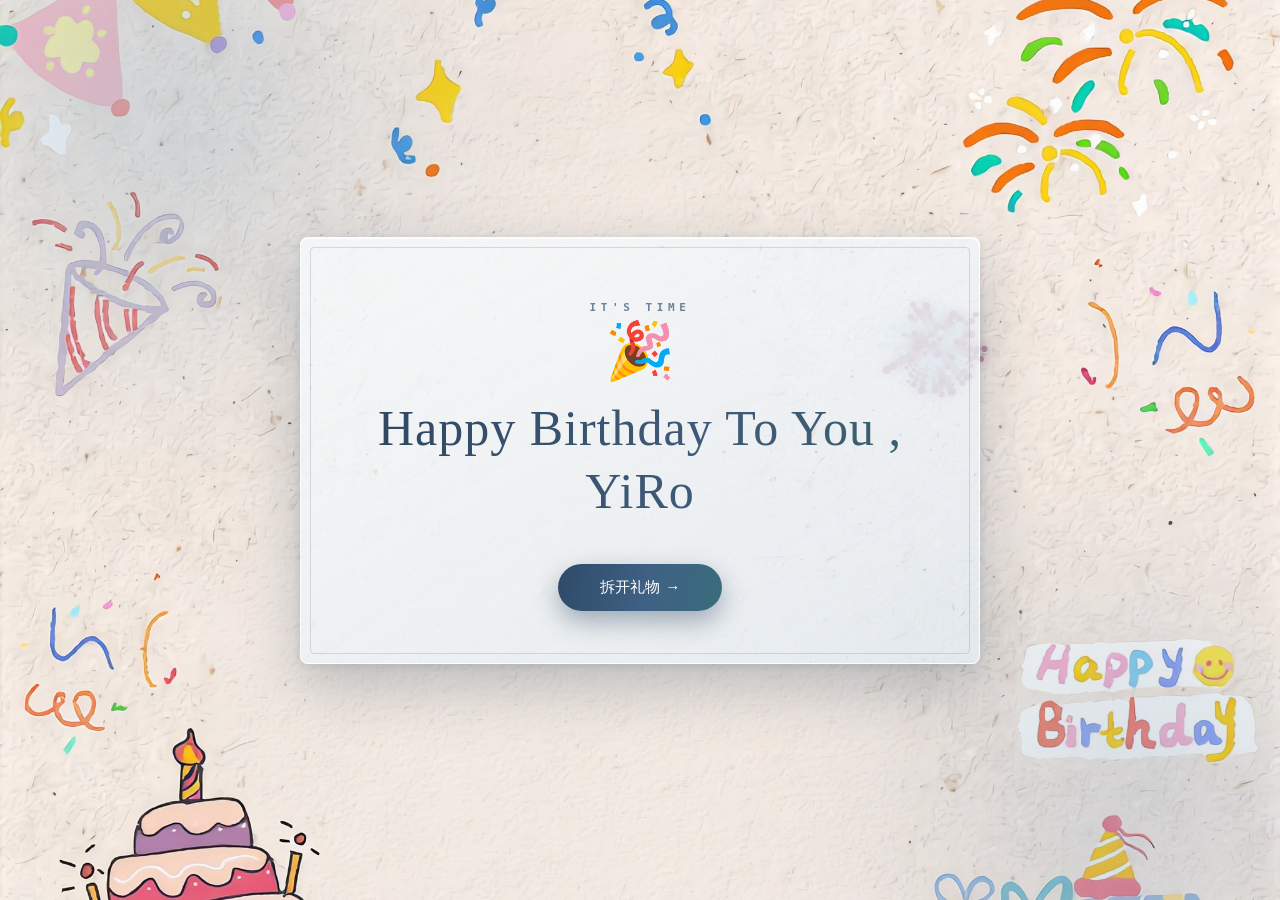
<file: index.html>
<!DOCTYPE html>
<html lang="zh-CN">
<head>
<meta charset="UTF-8">
<meta name="viewport" content="width=device-width, initial-scale=1.0">
<title>For YiRo · 生日快乐</title>
<style>
*{margin:0;padding:0;box-sizing:border-box}
html,body{height:100%;overflow:hidden}
body{font-family:"PingFang SC","Microsoft YaHei",sans-serif;background:#f3e9d6 url('photos/collage-bg-clean.jpg') center/cover no-repeat fixed;color:#F3F1FF}

/* ---------- 全屏内容区 ---------- */
.stage{position:relative;width:100vw;height:100vh;background:#f3e9d6 url('photos/collage-bg-clean.jpg') center/cover no-repeat}
.stage iframe{position:absolute;inset:0;width:100%;height:100%;border:0;background:#f3e9d6 url('photos/collage-bg-clean.jpg') center/cover no-repeat;
  opacity:0;transform:scale(1.015);
  transition:opacity .55s ease,transform .7s ease}
.stage iframe.show{opacity:1;transform:scale(1)}
</style>
</head>
<body>
<div class="stage" id="stage">
  <iframe id="frame" title="环节内容" allow="autoplay; microphone; fullscreen"></iframe>
</div>
<!-- 背景音乐由外壳持有：主页点播放后，切换环节时歌声不中断；单曲播完自然停止，不循环 -->
<audio id="bgm" src="assets/dear-friend.mp3" preload="auto" playsinline></audio>

<script>
const PAGES={"countdown":"[base64]/[base64]/lhYvliLbvvIzlsI/[base64]/[base64]/[base64]/[base64]/[base64]/[base64]/kuIDog4zmma/[base64]/[base64]/[base64]/[base64]/[base64]/kvr/[base64]/[base64]/[base64]/vvJrpm77ok50gLyDngbDok50gLyDpnZLngbAgLyDol5XntKsgLyDpm77nmb0gLyDmt6Hph5EgLyDmn5TnsokgLyDkuq7ok50gLyDmn5TpnZINCiAgICAvLyDmr4/mnLXpmo/mnLrmir0gMyDoibLmt7fmkK3vvIzpopzoibLmm7TkuLDlr4zkvYbku43mmK/[base64]/[base64]/mmI7mi5blsL7vvJrlj6rmk6bpmaTnspLlrZDoh6rouqvnmoTpgI/mmI7luqbvvIzkv53mjIHnlLvluIPpgI/mmI7vvIzpnLLlh7rog4zmma/[base64]/[base64]/lsJHliqjmlYjlgY/[base64]/[base64]/[base64]/[base64]/kuIDlhaXlj6PvvIzosIPnlKjlpJrmrKHkuZ/lj6rnlJ/[base64]/[base64]/[base64]/lj6/[base64]/[base64]/mnJvmta7njrDihpLoh6rliqjov5vlhaXkuLvpobXvvIjmlbTlkIjpobXlhoXvvIkNCi8vIOeLrOeri+aJk+W8gOaXtuS/[base64]","home":"[base64]/mmI7kurrnianotLTnurjvvIjoh6rluKbnmb3ovrkv5bi95a2QL+ibi+ezle+8ie+8jOW3puWNiuWMuuato+S4reW/[base64]/[base64]/mmI7njrvnkoPvvIjpgI/lh7rog4zmma/[base64]/[base64]/[base64]/kvY3np7vmlLblsI/vvIzpgb/lhY3llLHmnLrooqvmjKTlh7rlsY/[base64]/[base64]/[base64]/c3RvcCgpOnN0YXJ0KCkpOwpkb2N1bWVudC5nZXRFbGVtZW50QnlJZCgndmlueWwnKS5hZGRFdmVudExpc3RlbmVyKCdjbGljaycsKCk9PnBsYXlpbmc/c3RvcCgpOnN0YXJ0KCkpOwo8L3NjcmlwdD4KPC9ib2R5Pgo8L2h0bWw+Cg==","gacha":"[base64]/[base64]/[base64]/[base64]/[base64]/[base64]/[base64]/[base64]/[base64]/[base64]/lnKjlk6rph4zlkIPnmoTvvJ8iLCBvcHRzOlsi5Lic6I6eIiwi5L2b5bGxIiwi5bm/5beeIl0sIGFuczoxLCBmaWxsOiIiIH0sDQogIHsgcToi5L2g5Zyo5Yid5LqM57uZIGNreCDpgIHkuobku4DkuYjnlJ/[base64]/niLHmg4UiLCLniLHov4fkvaDov5nku7bkuosiXSwgYW5zOjEsIGZpbGw6IiIgfSwNCiAgeyBxOiLkvaDop4nlvpcgY2t4IOS6uuaAjuS5iOagt++8nyIsIG9wdHM6WyLlvojlpb0iLCLnibnliKvlpb0iLCLlpb3liLDml6Dlj6/mlZHoja8iXSwgYW5zOjIsIGZpbGw6IiIgfSwNCiAgeyBxOiLlv4PmhL/[base64]/[base64]/[base64]/[base64]/[base64]/[base64]/[base64]/Jyc6J25vbmUnOw0KICAgIGRvY3VtZW50LnF1ZXJ5U2VsZWN0b3JBbGwoJy5zcGFyaycpLmZvckVhY2gocz0+cy5yZW1vdmUoKSk7DQogICAgY29uc3QgaWNvbnM9WyfirZAnLCfwn5KXJywn4pyoJywn8J+MnycsJ/[base64]/[base64]/[base64]","letter":"[base64]/kuIDlubTlhqzlpKnvvIzkuI3nn6XkuI3op4nmiJHku6zlt7Lnu4/orqTor4blha3lubTkuobvvIzmg7Pmg7PnnJ/nmoTlvojlpYflppnvvIznvJjliIborqnmiJHku6zkuIDnm7Tkv53mjIHogZTnu5PjgIIiLAogICLku4rlpKnmmK/kvaDnmoTnlJ/ml6XvvIzkvaDmnIDlpKfvvIzkuIDliIfpg73pobrnnYDkvaDmnaXjgILvvIjmmI7lpKnlho3orq7vvIkiLAogICLlhbblrp7mnInlpb3lpJror53mg7Plr7nkvaDor7TvvIzkvYbnnJ/lvIDlp4vmiZPlrZfnmoTml7blgJnlj43lgJLkuI3nn6XpgZPmgI7kuYjlvIDlj6Pkuoblk4jlk4jjgILmiYDku6XmiJHku6znu53kuqTlkKfvvIzml6Dor53lj6/or7TjgIIiLAogICLmiJHkuIDnm7Top4nlvpfkurrmnInml6DpmZDlj6/og73igJzlj6/og73mgKfmmK/ml6DpmZDvvIznnLznnZvmmK/kuIfoirHnrZLigJ3jgILmiJHku6zlpb3lg4/pg73mmK/lnKjmspnkuJjph4znp43kuIvojInojonvvIzmhaLmhaLlkJHlhoXmiY7moLnvvIzlho3lkJHlpJbnu73mlL7jgIIiLAogICLmiJHlvojnj43mg5zmr4/kuIDmrKHlkozkvaDku6zop4HpnaLvvIznjqnlrozlm57mnaXnv7vnhafniYfnmoTml7blgJnmgLvkvJrmhJ/lj7nvvIzml7bpl7Tov4flvpfkuZ/lpKrlv6vkuobjgIIiLAogICLmiJHku6zlpb3lg4/op4HpnaLnu4/luLjkvJrpgYfliLDlkITnp43mhI/mlpnkuYvlpJbnmoTnirblhrXvvIzkvYblpb3lnKjmiJHku6zpg73lj6/ku6XnrJHnnYDkuIDotbfpnaLlr7njgILov5nlpKfmpoLlsLHmmK/lpb3mnIvlj4vlkKfvvIzkuI3nlKjpopHnuYHogYrlpKnvvIzlj6/lj6ropoHnorDpnaLvvIzlsLHog73nrKzkuIDml7bpl7Tor7vmh4Llr7nmlrnjgIIiLAogICLkurrnlJ/ot6/kuIrmiJHku6zmgLvkvJrlpLHljrvlvojlpJrkuJzopb/vvIzmnInnmoTmmK/kuLvliqjmlL7kuIvvvIzmnInnmoTouqvkuI3nlLHlt7HvvIzkvYbov5nlhajpg6jpg73mmK/miJHku6znmoTnu4/ljobvvIzpg73mmK/miJHku6zkurrnlJ/nmoTkuIDpg6jliIbvvIzkuZ/mmK/lroPku6zmnaXloZHpgKDmiJHku6zvvIzlsI/mu6HlsLHlvojlpb3jgIIiLAogICLmnIDlkI7npZ3kvaDnlJ/[base64]/oirHvvJrnp7vmpI3ng5/oirHpobUgQ2FudmFzLmpzIOWGmeazle+8iOmHjeWKmy/[base64]/77ya6Zu+6JOdL+eBsOiTnS/pnZLngbAv6JeV57SrL+mbvueZvS/mt6Hph5Ev5p+U57KJL+S6ruiTnS/mn5TpnZLvvIzmr4/mnLXpmo/[base64]/[base64]/[base64]/[base64]","photos":"[base64]/[base64]/hzwvc3Bhbj48c3Bhbj7lt7LmmK/[base64]/MTooaSUxMT09PTY/[base64]/[base64]/[base64]","finale":"[base64]"};
const frame=document.getElementById('frame');
let cur=null, busy=false;

function decode(b64){
  const bin=atob(b64), bytes=new Uint8Array(bin.length);
  for(let i=0;i<bin.length;i++)bytes[i]=bin.charCodeAt(i);
  return new TextDecoder('utf-8').decode(bytes);
}

// 剧情自动流转：淡出 → 换新页 → 淡入
function go(key){
  if(!PAGES[key]||key===cur||busy)return;
  busy=true; cur=key;
  frame.classList.remove('show');
  setTimeout(()=>{
    // onload 必须在 srcdoc 赋值之前绑定，否则可能错过 load 事件导致 busy 卡死
    frame.onload=()=>{ frame.classList.add('show'); setTimeout(()=>{busy=false},260); };
    frame.srcdoc=decode(PAGES[key]);
    // 兜底：万一 load 未触发，也要解锁
    setTimeout(()=>{ frame.classList.add('show'); busy=false; },1600);
  },560);
}

// 背景音乐：主页发起，外壳持有 audio，切页时不断；不循环，播完即止
const bgm=document.getElementById('bgm');
function playBgm(){
  const p=bgm.play();
  if(p&&p.catch)p.catch(()=>{
    // 浏览器未授予自动播放权限时，先静音起播再解除静音
    bgm.muted=true;
    const q=bgm.play();
    if(q&&q.then)q.then(()=>{bgm.muted=false}).catch(()=>{});
  });
}

// 各环节在动作完成后主动上报，外壳据此推进剧情
addEventListener('message',e=>{
  const d=e.data;
  if(d&&d.type==='wb-audio'){
    if(d.action==='play')playBgm();
    else if(d.action==='pause')bgm.pause();
    return;
  }
  if(d&&d.type==='wb-goto'&&PAGES[d.key]) go(d.key);
});

// 固定从倒计时开场，保证整条剧情每次完整播放
go('countdown');
</script>
</body>
</html>
</file>
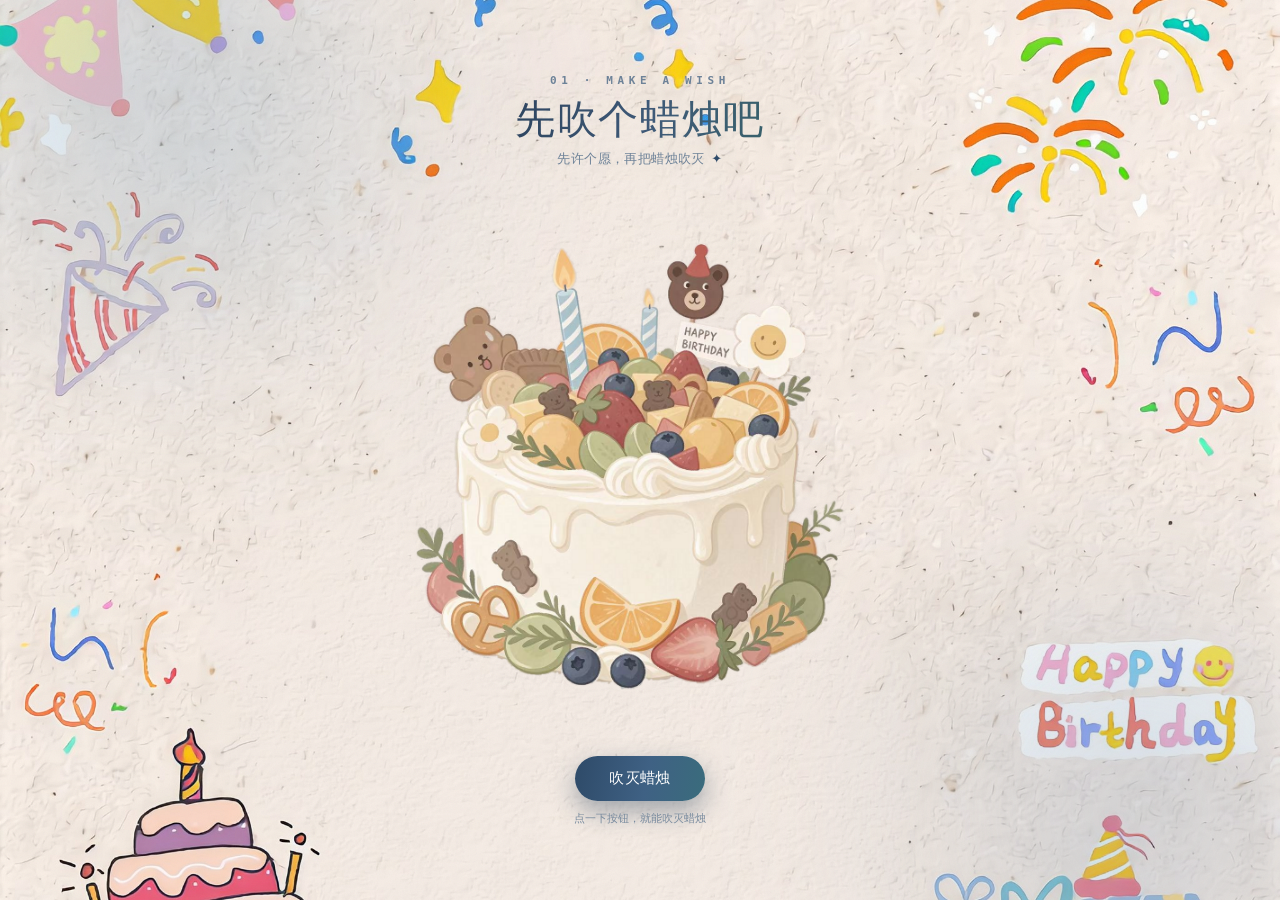
<file: _part-candle.html>
<!DOCTYPE html>
<html lang="zh-CN"><head>
<meta charset="UTF-8"><meta name="viewport" content="width=device-width, initial-scale=1.0">
<title>吹蜡烛</title>
<style>
html,body{margin:0;height:100%;background:linear-gradient(145deg,#aabecd 0%,#8ba4b9 52%,#718ca6 100%)}
.page-cover{position:fixed;inset:0;z-index:50;background:linear-gradient(145deg,#aabecd 0%,#8ba4b9 52%,#718ca6 100%);opacity:0;pointer-events:none;transition:opacity .28s ease}
.page-cover.on{opacity:1;pointer-events:auto}
/* ============ 吹蜡烛页 · 莫兰迪深蓝系（与倒计时页同一套） ============ */
* { margin:0; padding:0; box-sizing:border-box; }
[hidden]{ display:none !important; }

/* ============ 页面转场遮罩 ============ */
.page-cover{
  position:fixed; inset:0; z-index:50; pointer-events:none;
  background:linear-gradient(145deg,#aabecd 0%,#8ba4b9 52%,#718ca6 100%);
  opacity:0; transition:opacity .55s ease;
}
.page-cover.on{ opacity:1; pointer-events:all; }
:root{
  --ink:#3b5066; --muted:#6d8298;
  --rose:#2e4a68; --olive:#3f6184; --sage:#3a6c7c; --mauve:#4a5f85;
}
html,body{ height:100%; }
body{
  font-family:"PingFang SC","Microsoft YaHei",system-ui,-apple-system,sans-serif;
  background:
    radial-gradient(ellipse at 22% 18%,#b8cbd9 0%,transparent 56%),
    radial-gradient(ellipse at 82% 82%,#8ea7bb 0%,transparent 56%),
    linear-gradient(145deg,#aabecd 0%,#8ba4b9 52%,#718ca6 100%);
  color:var(--ink); min-height:100vh; overflow:hidden;
  display:flex; align-items:center; justify-content:center;
  -webkit-font-smoothing:antialiased;
}
/* 褶皱纸纹理 */
body::before{
  content:""; position:fixed; inset:0; z-index:0; pointer-events:none;
  opacity:.5; mix-blend-mode:overlay;
  background-image:url("data:image/svg+xml,%3Csvg xmlns='http://www.w3.org/2000/svg' width='520' height='520'%3E%3Cfilter id='cr'%3E%3CfeTurbulence type='fractalNoise' baseFrequency='0.009 0.014' numOctaves='5' seed='11' stitchTiles='stitch' result='n'/%3E%3CfeDiffuseLighting in='n' lighting-color='%23c9d6e0' surfaceScale='5'%3E%3CfeDistantLight azimuth='118' elevation='42'/%3E%3C/feDiffuseLighting%3E%3C/filter%3E%3Crect width='100%25' height='100%25' filter='url(%23cr)'/%3E%3C/svg%3E");
  background-size:520px 520px;
}
.grain{
  position:fixed; inset:0; z-index:0; pointer-events:none; opacity:.3;
  background-image:url("data:image/svg+xml,%3Csvg xmlns='http://www.w3.org/2000/svg' width='140' height='140'%3E%3Cfilter id='n'%3E%3CfeTurbulence type='fractalNoise' baseFrequency='.85' numOctaves='3'/%3E%3C/filter%3E%3Crect width='100%25' height='100%25' filter='url(%23n)' opacity='.16'/%3E%3C/svg%3E");
}
.glow{ position:fixed; border-radius:50%; filter:blur(110px); z-index:0; pointer-events:none; opacity:.5; }
.glow-a{ width:48vw; height:48vw; background:radial-gradient(circle,#7f9fba,transparent 70%); top:-15vw; left:-11vw; animation:float 14s ease-in-out infinite; }
.glow-b{ width:44vw; height:44vw; background:radial-gradient(circle,#7d93ad,transparent 70%); bottom:-15vw; right:-11vw; animation:float 17s ease-in-out infinite reverse; }
@keyframes float{ 0%,100%{transform:translate(0,0)} 50%{transform:translate(28px,-28px)} }

/* ============ 舞台 ============ */
.stage{
  position:relative; z-index:2; width:100%; height:100vh;
  display:flex; flex-direction:column; align-items:center; justify-content:center;
  padding:20px 18px; text-align:center;
}
/* 舞台元素依次入场（轻微位移 + 淡入）——收紧节奏，避免遮罩淡出后空窗 */
.stage > .kicker{ animation:stageIn .4s ease both .02s; }
.stage > .guide-title{ animation:stageIn .42s ease both .06s; }
.stage > .guide-sub{ animation:stageIn .42s ease both .1s; }
.stage > .cake-wrap{ animation:cakeIn .45s cubic-bezier(.22,.61,.36,1) both .12s; }
.stage > .controls{ animation:stageIn .4s ease both .2s; }
@keyframes stageIn{ from{opacity:0; transform:translateY(10px)} to{opacity:1; transform:translateY(0)} }
@keyframes cakeIn{ from{opacity:0; transform:scale(.97) translateY(10px)} to{opacity:1; transform:scale(1) translateY(0)} }
.kicker{
  font:600 11px/1 ui-monospace,SFMono-Regular,Menlo,monospace;
  letter-spacing:.42em; color:var(--muted); text-transform:uppercase;
  margin-bottom:10px;
}
.guide-title{
  font-size:clamp(26px,5vw,40px); font-weight:500; letter-spacing:.04em; line-height:1.2;
  font-family:Georgia,"Times New Roman",serif;
  background:linear-gradient(100deg,#2e4560,#3f5a78 55%,#38606b);
  -webkit-background-clip:text; background-clip:text; color:transparent;
  margin-bottom:6px;
}
.guide-sub{ font-size:13px; color:var(--muted); letter-spacing:.03em; margin-bottom:2px; }
.sparkle{ color:var(--rose); margin-left:2px; animation:tw 2.2s ease-in-out infinite; display:inline-block; }
@keyframes tw{ 0%,100%{opacity:.4; transform:scale(.9)} 50%{opacity:1; transform:scale(1.15)} }

/* ============ 蛋糕插画 ============ */
.cake-wrap{
  position:relative;
  height:min(54vh, 460px);
  aspect-ratio:1 / 1;
  max-width:92vw;
  margin:2px auto;
  display:block;
}
.cake-img{
  position:absolute; inset:0; height:100%; width:100%; object-fit:contain;
  display:block;
}
/* 火焰层：与底图完全重合，吹灭只让火苗原地淡掉，不位移、不下坠 */
.flame-layer{ z-index:2; }
.flame-layer.out{ animation:flameOut .55s ease-out forwards; }
@keyframes flameOut{
  0%  { opacity:1; }
  45% { opacity:.55; }
  100%{ opacity:0; }
}
/* 吹熄时的一记轻微气息，蛋糕本身不位移 */
.cake-wrap.puff .cake-base{ animation:cakeBreath .6s ease-out; }
@keyframes cakeBreath{ 0%,100%{transform:translateX(0)} 30%{transform:translateX(-3px)} 60%{transform:translateX(2px)} }

/* 烟：吹灭后从两根蜡烛升起 */
.smoke{
  position:absolute; width:14px; height:52px; pointer-events:none; z-index:2;
  border-left:3px solid rgba(200,215,228,.62);
  border-radius:50%; opacity:0; transform:translate(-50%,-50%);
}
.smoke::after{
  content:""; position:absolute; left:8px; top:6px; width:11px; height:42px;
  border-left:2px solid rgba(210,224,236,.5); border-radius:50%;
}
.smoke-a{ left:37%; top:15%; }
.smoke-b{ left:52%; top:21%; }
.cake-wrap.blown .smoke-a{ animation:smoke-rise 2.8s ease-out .15s both; }
.cake-wrap.blown .smoke-b{ animation:smoke-rise 2.8s ease-out .35s both; }
@keyframes smoke-rise{
  0%{ opacity:0; transform:translate(-50%,-50%) scale(.8) }
  18%{ opacity:.85 }
  100%{ opacity:0; transform:translate(-50%,-190%) scale(1.2) translateX(10px) }
}

/* ============ 控制区 ============ */
.controls{ margin-top:6px; transition:opacity .45s ease, transform .45s ease; }
.controls.fade-out{ opacity:0; transform:translateY(12px) scale(.98); pointer-events:none; }
.meter-row{ display:flex; align-items:center; justify-content:center; gap:10px; margin-bottom:12px; }
.mic-dot{ width:9px; height:9px; border-radius:50%; background:var(--rose); box-shadow:0 0 0 4px rgba(46,74,104,.2); animation:pulse 1.2s ease-in-out infinite; }
@keyframes pulse{ 0%,100%{opacity:1; transform:scale(1)} 50%{opacity:.5; transform:scale(.82)} }
.meter{ width:min(200px,46vw); height:6px; background:rgba(50,80,106,.3); border-radius:6px; overflow:hidden; }
.meter i{ display:block; height:100%; width:4%; border-radius:6px; background:linear-gradient(90deg,var(--sage),var(--olive),var(--rose)); transition:width .08s linear; }
.meter-tip{ font-size:12px; color:var(--muted); }
.btn-row{ display:flex; gap:10px; justify-content:center; flex-wrap:wrap; }
.blow-btn,.mic-btn,.next-btn{
  border:0; border-radius:100px; cursor:pointer; font-weight:500; letter-spacing:.02em;
  transition:transform .2s ease,box-shadow .2s ease;
}
.blow-btn{
  padding:13px 34px; font-size:15px; color:#fff;
  background:linear-gradient(100deg,#2e4a68,#3f6184 55%,#3a6c7c);
  box-shadow:0 10px 26px rgba(35,60,85,.4);
}
.mic-btn{
  padding:12px 26px; font-size:13px; color:#3f5a74;
  background:rgba(248,251,253,.8); border:1px solid rgba(85,115,142,.45);
}
.blow-btn:hover,.mic-btn:hover,.next-btn:hover{ transform:translateY(-3px); }
.blow-btn:active,.mic-btn:active,.next-btn:active{ transform:translateY(0); }
.tiny-tip{ font-size:11px; color:var(--muted); margin-top:10px; opacity:.9; }

/* ============ 吹灭后 ============ */
.wish{ margin-top:14px; animation:wishIn .75s cubic-bezier(.22,.61,.36,1) both; }
@keyframes wishIn{ from{opacity:0; transform:translateY(20px) scale(.96)} to{opacity:1; transform:translateY(0) scale(1)} }
.wish-text{ animation:itemUp .6s ease both .05s; }
.wish .next-btn{ animation:itemUp .6s ease both .2s; }
@keyframes itemUp{ from{opacity:0; transform:translateY(10px)} to{opacity:1; transform:translateY(0)} }
.wish-text{
  font-family:Georgia,"Times New Roman",serif; font-size:clamp(18px,3.4vw,26px);
  background:linear-gradient(100deg,#2e4560,#3f5a78 55%,#38606b);
  -webkit-background-clip:text; background-clip:text; color:transparent;
  margin-bottom:16px;
}
.next-btn{
  padding:12px 32px; font-size:14px; color:#fff;
  background:linear-gradient(100deg,#2e4560,#38606b);
  box-shadow:0 8px 22px rgba(35,60,85,.38);
}

/* ============ 移动端 ============ */
@media (max-width:560px){
  .stage{ padding:16px 12px; }
  .cake-wrap{ height:min(50vh,420px); }
  .guide-title{ font-size:clamp(23px,7vw,31px); }
  .kicker{ letter-spacing:.3em; }
  .blow-btn{ padding:12px 26px; font-size:14px; }
}
@media (max-height:700px){
  .cake-wrap{ height:48vh; }
  .guide-title{ font-size:clamp(22px,4.5vw,32px); margin-bottom:4px; }
}
@media (prefers-reduced-motion: reduce){
  *,*::before,*::after{ animation-duration:.01ms !important; animation-delay:0ms !important; transition-duration:.01ms !important; }
}


/* 统一背景：主页纸纹 */
html,body{background:url('photos/collage-bg-clean.jpg') center/cover no-repeat fixed!important}
body::before{display:none!important}
.page-cover{background:url('photos/collage-bg-clean.jpg') center/cover no-repeat fixed!important}


/* 蛋糕放大 */
.cake-wrap{height:min(64vh,580px)!important}

</style>
</head><body>
<div class="page-cover on" aria-hidden="true"></div>
<div class="grain" aria-hidden="true"></div>
<div class="glow glow-a" aria-hidden="true"></div>
<div class="glow glow-b" aria-hidden="true"></div>
<section class="stage">
  <div class="kicker">01 · MAKE A WISH</div>
  <h1 class="guide-title">先吹个蜡烛吧</h1>
  <p class="guide-sub">先许个愿，再把蜡烛吹灭 <span class="sparkle">✦</span></p>
  <div class="cake-wrap" id="cake-wrap">
    <img class="cake-img cake-base" src="images/cake-base.png" alt="YiRo 的生日蛋糕">
    <img class="cake-img flame-layer" id="flame-layer" src="images/flame.png" alt="" aria-hidden="true">
    <span class="smoke smoke-a" aria-hidden="true"></span>
    <span class="smoke smoke-b" aria-hidden="true"></span>
  </div>
  <div class="controls" id="controls">
    <div class="meter-row" id="meter-row" hidden>
      <span class="mic-dot"></span>
      <div class="meter"><i id="meter-fill"></i></div>
      <span class="meter-tip" id="meter-tip">对着麦克风吹气～</span>
    </div>
    <div class="btn-row">
      <button class="blow-btn" id="blow-btn">吹灭蜡烛</button>
    </div>
    <p class="tiny-tip" id="tiny-tip">点一下按钮，就能吹灭蜡烛</p>
  </div>
  <div class="wish" id="wish" hidden>
    <p class="wish-text">心愿会实现吗，会吗？会的。</p>
    <button class="next-btn" id="next-btn">继续 →</button>
  </div>
</section>
<script>/* ============================================================
 * 倒计时配置 —— 所有要改的东西都在这一个文件
 * ============================================================ */
window.CONFIG = {
  // 目标时刻：农历十月十三 = 公历 2026-11-21 00:00（北京时间）
  target: "2026-11-21T00:00:00+08:00",

  // 进度条起点（仅影响进度条百分比，随便设）
  progressFrom: "2026-11-01T00:00:00+08:00",

  // 解锁后是否一直保留解锁状态（刷新/重开都不用再等）
  rememberUnlock: false,
  storageKey: "yiro_unlocked",

  // 解锁后按钮动作：拆开礼物 → 吹蜡烛页
  afterEnter: { jump: "candle.html" },

  // 吹蜡烛页"继续"按钮：下一幕做好后填链接，例如 "letter.html"
  afterCandle: { jump: "" }
};
</script>
<script>/* ============================================================
 * 吹蜡烛交互 —— 麦克风音量检测 + 点击降级 + 吹灭庆祝（无烟花）
 * ============================================================ */
(function () {
  "use strict";

  const $ = (id) => document.getElementById(id);
  const cakeWrap = $("cake-wrap");
  const flameLayer = $("flame-layer");
  const blowBtn = $("blow-btn");
  const meterRow = $("meter-row");
  const meterFill = $("meter-fill");
  const meterTip = $("meter-tip");
  const tinyTip = $("tiny-tip");
  const controls = $("controls");
  const wish = $("wish");
  const nextBtn = $("next-btn");

  const cfg = window.CONFIG || {};
  const pageCover = document.querySelector(".page-cover");
  const reduceMotion = window.matchMedia("(prefers-reduced-motion: reduce)").matches;
  let blown = false;

  // 吹灭：统一入口，调用多次也只生效一次
  function blowOut() {
    if (blown) return;
    blown = true;
    stopMic();

    // 火苗渐隐熄灭：蛋糕本体不动，只让火焰层淡出，同时冒烟
    cakeWrap.classList.add("blown");
    if (flameLayer) flameLayer.classList.add("out");
    cakeWrap.classList.add("puff");

    // 控制区柔和淡出 → 收起，再浮出祝福与继续按钮
    controls.classList.add("fade-out");
    setTimeout(() => {
      controls.hidden = true;
      wish.hidden = false;
    }, reduceMotion ? 0 : 560);
  }

  /* ---------- 麦克风音量检测 ---------- */
  let audioCtx = null, analyser = null, micStream = null, micRaf = null;
  let loudFrames = 0;

  async function startMic() {
    try {
      micStream = await navigator.mediaDevices.getUserMedia({ audio: true });
      audioCtx = new (window.AudioContext || window.webkitAudioContext)();
      const src = audioCtx.createMediaStreamSource(micStream);
      analyser = audioCtx.createAnalyser();
      analyser.fftSize = 1024;
      analyser.smoothingTimeConstant = 0.6;
      src.connect(analyser);

      meterRow.hidden = false;
      micBtn.hidden = true;
      tinyTip.textContent = "用力吹～ 音量够了蜡烛就灭";
      const data = new Uint8Array(analyser.fftSize);

      function loop() {
        if (blown) return;
        analyser.getByteTimeDomainData(data);
        let sum = 0;
        for (let i = 0; i < data.length; i++) {
          const v = (data[i] - 128) / 128;
          sum += v * v;
        }
        const rms = Math.sqrt(sum / data.length);
        const level = Math.min(100, rms * 420);
        meterFill.style.width = Math.max(4, level) + "%";

        // 持续超过阈值才吹灭，避免说话/环境声误触
        if (rms > 0.22) {
          loudFrames++;
          if (loudFrames > 4) { blowOut(); return; }
        } else {
          loudFrames = Math.max(0, loudFrames - 1);
        }
        micRaf = requestAnimationFrame(loop);
      }
      loop();
    } catch (e) {
      // 麦克风不可用 → 退回点击
      meterTip.textContent = "麦克风没授权，点按钮吹吧";
      micBtn.hidden = true;
      tinyTip.textContent = "点「吹灭蜡烛」也可以哦";
    }
  }

  function stopMic() {
    if (micRaf) cancelAnimationFrame(micRaf);
    if (micStream) micStream.getTracks().forEach((t) => t.stop());
    if (audioCtx && audioCtx.state !== "closed") audioCtx.close();
  }

  /* ---------- 事件绑定：只保留按钮吹灭 ---------- */
  blowBtn.addEventListener("click", blowOut);

  nextBtn.addEventListener("click", () => {
    if (cfg.afterCandle && cfg.afterCandle.jump) {
      if (pageCover) pageCover.classList.add("on");  // 遮罩淡入转场
      setTimeout(() => { location.href = cfg.afterCandle.jump; }, reduceMotion ? 0 : 580);
    }
  });

  // 内嵌模式（index.html 同文档切换）vs 独立页面（candle.html）
  const embedded = !!document.getElementById("candle-view");
  const params = new URLSearchParams(location.search);

  // 页面入场：等底图与火焰层就绪再淡出遮罩（独立页用；内嵌页由 main.js 控制遮罩）
  function reveal() {
    if (!pageCover) return;
    requestAnimationFrame(() => requestAnimationFrame(() => pageCover.classList.remove("on")));
  }
  function autoReveal() {
    const imgs = Array.from(document.querySelectorAll(".cake-img"));
    let pending = imgs.filter((im) => !im.complete).length;
    if (pending === 0) {
      reveal();
    } else {
      imgs.forEach((im) => {
        if (im.complete) return;
        const done = () => { if (--pending <= 0) reveal(); };
        im.addEventListener("load", done, { once: true });
        im.addEventListener("error", done, { once: true });
      });
      setTimeout(reveal, 500);
    }
  }

  if (!embedded) {
    // 独立页：自动入场；?preview=1 直接看吹灭后状态
    autoReveal();
    if (params.get("preview") === "1") setTimeout(blowOut, 400);
  }

  // 供 index.html 切换到蜡烛舞台时调用（重启舞台入场动画）
  window.CandleStage = {
    activate() {
      const stage = document.querySelector("#candle-view .stage");
      if (!stage) return;
      // 重置舞台入场动画：移除再触发重排后加回
      const kids = stage.children;
      Array.from(kids).forEach((el) => { el.style.animation = "none"; });
      void stage.offsetWidth;
      Array.from(kids).forEach((el) => { el.style.animation = ""; });
      // 内嵌模式 preview=1 → 直接看吹灭效果
      if (params.get("preview") === "1") setTimeout(blowOut, 350);
    }
  };
})();
</script>
<script>
// 整合页内：吹灭后点「继续」滚到主页环节；独立打开时不干扰
document.getElementById('next-btn').addEventListener('click', function () {
  var p = window.parent;
  if (p === window) return;                       // 独立页不处理
  var target = null;
  try { target = p.document.querySelector('[data-key=home]'); } catch (e) {}
  if (!target) return;
  var y = target.getBoundingClientRect().top + p.scrollY;
  var before = p.scrollY;
  // 1) 直接操作父文档滚动（同源 srcdoc iframe 最可靠，不依赖消息通道）
  try { p.scrollTo({ top: y, behavior: 'smooth' }); } catch (e) {}
  // 2) postMessage 兜底
  try { p.postMessage({ type: 'wb-goto', key: 'home' }, '*'); } catch (e) {}
  // 3) 若平滑滚动不被支持，瞬时兜底
  setTimeout(function () {
    try { if (Math.abs(p.scrollY - before) < 20) p.scrollTo(0, y); } catch (e) {}
  }, 140);
});
</script>
</body></html>
</file>
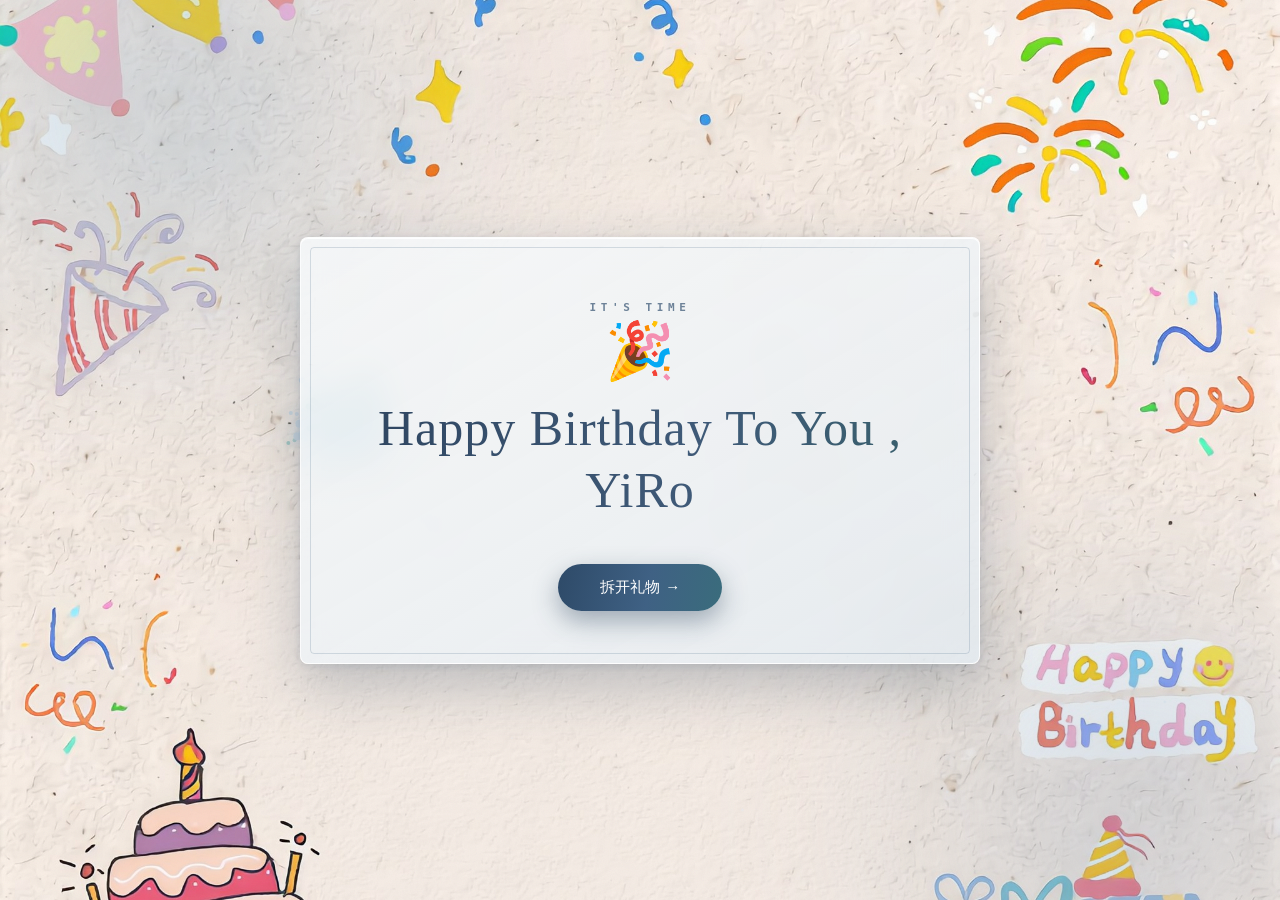
<file: _part-countdown.html>
<!DOCTYPE html>
<html lang="zh-CN"><head>
<meta charset="UTF-8"><meta name="viewport" content="width=device-width, initial-scale=1.0">
<title>倒计时</title>
<style>
html,body{margin:0;height:100%;background:linear-gradient(145deg,#aabecd 0%,#8ba4b9 52%,#718ca6 100%)}
.page-cover{position:fixed;inset:0;z-index:50;background:linear-gradient(145deg,#aabecd 0%,#8ba4b9 52%,#718ca6 100%);opacity:0;pointer-events:none;transition:opacity .28s ease}
.page-cover.on{opacity:1;pointer-events:all}
.candle-view{position:fixed;inset:0;z-index:2}
.candle-view > .stage{height:100%}
/* ============ 基础 · 莫兰迪深蓝系（雾蓝/灰蓝/青灰） ============ */
* { margin: 0; padding: 0; box-sizing: border-box; }
[hidden]{ display:none !important; }
:root{
  --ink:#3b5066;        /* 深蓝灰主字 */
  --muted:#6d8298;      /* 深蓝灰次字 */
  --card:#e8eef3;       /* 雾面冷白 */
  --line:#b7c6d2;       /* 灰蓝描边 */
}
html,body{ height:100%; }
body{
  font-family:"PingFang SC","Microsoft YaHei",system-ui,-apple-system,sans-serif;
  background:
    radial-gradient(ellipse at 22% 18%,#b8cbd9 0%,transparent 56%),
    radial-gradient(ellipse at 82% 82%,#8ea7bb 0%,transparent 56%),
    linear-gradient(145deg,#aabecd 0%,#8ba4b9 52%,#718ca6 100%);
  color:var(--ink);
  min-height:100vh; overflow:hidden;
  display:flex; align-items:center; justify-content:center;
  -webkit-font-smoothing:antialiased;
}

/* ============ 褶皱纸纹理（叠加在背景上的柔和光影起伏） ============ */
body::before{
  content:""; position:fixed; inset:0; z-index:0; pointer-events:none;
  opacity:.5; mix-blend-mode:overlay;
  background-image:url("data:image/svg+xml,%3Csvg xmlns='http://www.w3.org/2000/svg' width='520' height='520'%3E%3Cfilter id='cr'%3E%3CfeTurbulence type='fractalNoise' baseFrequency='0.009 0.014' numOctaves='5' seed='11' stitchTiles='stitch' result='n'/%3E%3CfeDiffuseLighting in='n' lighting-color='%23c9d6e0' surfaceScale='5'%3E%3CfeDistantLight azimuth='118' elevation='42'/%3E%3C/feDiffuseLighting%3E%3C/filter%3E%3Crect width='100%25' height='100%25' filter='url(%23cr)'/%3E%3C/svg%3E");
  background-size:520px 520px;
}

/* ============ 页面转场遮罩 ============ */
.page-cover{
  position:fixed; inset:0; z-index:50; pointer-events:none;
  background:linear-gradient(145deg,#aabecd 0%,#8ba4b9 52%,#718ca6 100%);
  opacity:0; transition:opacity .28s ease;
}
.page-cover.on{ opacity:1; pointer-events:all; }

/* ============ 视图切换：门禁 → 解锁（交叉淡入淡出 + 微缩放位移） ============ */
.gate,.unlocked{ transition:opacity .6s cubic-bezier(.22,.61,.36,1), transform .6s cubic-bezier(.22,.61,.36,1); }
.gate.fade-out{ opacity:0; transform:scale(1.035) translateY(-10px); pointer-events:none; }
/* 新视图入场：从下方轻微位移 + 微缩小淡入 */
.unlocked.fade-in{ animation:viewIn .7s cubic-bezier(.22,.61,.36,1) both; }
@keyframes viewIn{ from{opacity:0; transform:scale(.96) translateY(18px)} to{opacity:1; transform:scale(1) translateY(0)} }
/* 卡片内元素依次入场 */
.unlocked.fade-in .kicker{ animation:itemIn .6s ease both .12s; }
.unlocked.fade-in .emoji{ animation:popin .8s cubic-bezier(.2,1.5,.4,1) both .22s; }
.unlocked.fade-in .title{ animation:itemIn .6s ease both .32s; }
.unlocked.fade-in .nudge{ animation:itemIn .6s ease both .44s; }
.unlocked.fade-in .enter-btn{ animation:itemIn .6s ease both .54s; }
@keyframes itemIn{ from{opacity:0; transform:translateY(12px)} to{opacity:1; transform:translateY(0)} }
/* 门禁初始入场 */
.gate .card{ animation:gateIn .75s cubic-bezier(.22,.61,.36,1) both; }
@keyframes gateIn{ from{opacity:0; transform:scale(.98) translateY(14px)} to{opacity:1; transform:scale(1) translateY(0)} }

/* ============ 烟花画布 ============ */
#fireworks{ position:fixed; inset:0; width:100%; height:100%; z-index:1; pointer-events:none; }

/* ============ 细微颗粒 + 雾点 ============ */
.grain{
  position:fixed; inset:0; z-index:0; pointer-events:none; opacity:.3;
  background-image:url("data:image/svg+xml,%3Csvg xmlns='http://www.w3.org/2000/svg' width='140' height='140'%3E%3Cfilter id='n'%3E%3CfeTurbulence type='fractalNoise' baseFrequency='.85' numOctaves='3'/%3E%3C/filter%3E%3Crect width='100%25' height='100%25' filter='url(%23n)' opacity='.16'/%3E%3C/svg%3E");
}
.stars,.stars-2{ position:fixed; inset:0; z-index:0; pointer-events:none; }
.stars{
  background-image:
    radial-gradient(2px 2px at 12% 18%,rgba(230,240,248,.5),transparent),
    radial-gradient(2px 2px at 82% 12%,rgba(220,234,246,.55),transparent),
    radial-gradient(1.5px 1.5px at 27% 72%,rgba(225,240,240,.5),transparent),
    radial-gradient(2.5px 2.5px at 68% 55%,rgba(235,242,248,.45),transparent),
    radial-gradient(1.5px 1.5px at 45% 33%,rgba(228,238,248,.55),transparent),
    radial-gradient(2px 2px at 91% 78%,rgba(220,234,246,.5),transparent),
    radial-gradient(1.5px 1.5px at 8% 88%,rgba(230,240,248,.45),transparent),
    radial-gradient(2px 2px at 58% 90%,rgba(228,238,248,.5),transparent),
    radial-gradient(1.5px 1.5px at 35% 8%,rgba(225,240,240,.55),transparent),
    radial-gradient(2px 2px at 74% 88%,rgba(235,242,248,.5),transparent);
  background-size:100% 100%;
  animation:twinkle 7s ease-in-out infinite;
}
.stars-2{
  background-image:
    radial-gradient(1.5px 1.5px at 20% 45%,rgba(235,242,248,.45),transparent),
    radial-gradient(1.5px 1.5px at 60% 22%,rgba(230,240,248,.42),transparent),
    radial-gradient(1.5px 1.5px at 88% 40%,rgba(225,240,240,.45),transparent),
    radial-gradient(1.5px 1.5px at 40% 82%,rgba(228,238,248,.42),transparent),
    radial-gradient(1.5px 1.5px at 15% 62%,rgba(220,234,246,.45),transparent);
  animation:twinkle 9s ease-in-out infinite reverse;
}
@keyframes twinkle{ 0%,100%{opacity:.9} 50%{opacity:.4} }

/* ============ 柔和光晕 ============ */
.glow{ position:fixed; border-radius:50%; filter:blur(110px); z-index:0; pointer-events:none; opacity:.5; }
.glow-a{ width:48vw; height:48vw; background:radial-gradient(circle,#7f9fba,transparent 70%); top:-15vw; left:-11vw; animation:float 14s ease-in-out infinite; }
.glow-b{ width:44vw; height:44vw; background:radial-gradient(circle,#7d93ad,transparent 70%); bottom:-15vw; right:-11vw; animation:float 17s ease-in-out infinite reverse; }
@keyframes float{ 0%,100%{transform:translate(0,0)} 50%{transform:translate(28px,-28px)} }

/* ============ 门禁 ============ */
.gate{ position:relative; z-index:2; width:100%; display:flex; align-items:center; justify-content:center; padding:20px; }
.card{
  width:min(680px,100%);
  padding:64px 44px 52px;
  text-align:center;
  border-radius:8px;             /* 莫兰迪偏克制，小圆角 */
  position:relative;
}
.glass{
  background:linear-gradient(150deg,rgba(248,251,253,.8),rgba(226,236,244,.72));
  border:1px solid rgba(255,255,255,.8);
  box-shadow:0 22px 60px rgba(40,66,90,.28),0 2px 8px rgba(40,66,90,.12),inset 0 1px 0 rgba(255,255,255,.9);
  backdrop-filter:blur(16px); -webkit-backdrop-filter:blur(16px);
}
.glass::after{
  content:""; position:absolute; inset:9px; border:1px solid rgba(85,115,142,.22);
  border-radius:4px; pointer-events:none;
}
.kicker{
  font:600 11px/1 ui-monospace,SFMono-Regular,Menlo,monospace;
  letter-spacing:.42em; color:var(--muted); text-transform:uppercase;
  margin-bottom:20px;
}
.emoji{ font-size:56px; line-height:1; margin-bottom:18px; animation:float 4s ease-in-out infinite; }
.emoji.pop{ animation:popin .8s cubic-bezier(.2,1.5,.4,1) both; }
@keyframes popin{ from{transform:scale(.2) rotate(-30deg);opacity:0} to{transform:scale(1) rotate(0);opacity:1} }
.title{
  font-size:clamp(30px,6vw,50px); font-weight:500; letter-spacing:.02em; line-height:1.25;
  font-family:Georgia,"Times New Roman",serif;   /* 衬线体更莫兰迪 */
  background:linear-gradient(100deg,#2e4560 5%,#3f5a78 50%,#38606b 95%);
  -webkit-background-clip:text; background-clip:text; color:transparent;
  margin-bottom:14px;
}
.reveal-text{ background:linear-gradient(100deg,#2e4560,#3f5a78 60%,#38606b); -webkit-background-clip:text; background-clip:text; }
.subtitle{ font-size:14px; color:var(--muted); letter-spacing:.02em; white-space:nowrap; }
.subtitle .dot{ color:#7f96a9; margin:0 4px; }
@media (max-width:560px){ .subtitle{ font-size:12px; } }

/* ============ 倒计时数字 ============ */
.countdown{
  display:grid; grid-template-columns:repeat(4,1fr); gap:12px;
  margin:8px 0 28px;
}
.unit{
  position:relative;
  padding:22px 6px 16px;
  border-radius:5px;
  background:rgba(250,252,254,.6);
  border:1px solid rgba(85,115,142,.3);
  box-shadow:0 4px 14px rgba(40,66,90,.14);
  overflow:hidden;
}
.unit::before{
  content:""; position:absolute; inset:0 0 auto 0; height:2px;
  background:var(--c); opacity:.85;
}
.unit b{
  display:block; font:500 clamp(30px,7vw,52px)/1 Georgia,"Times New Roman",serif;
  color:var(--c);
  font-variant-numeric:tabular-nums;
  animation:heartbeat 2.4s ease-in-out infinite;
}
.unit:nth-child(2) b{ animation-delay:.25s; }
.unit:nth-child(3) b{ animation-delay:.5s; }
.unit:nth-child(4) b{ animation-delay:.75s; }
@keyframes heartbeat{ 0%,100%{transform:scale(1)} 12%{transform:scale(1.05)} 24%{transform:scale(1)} 36%{transform:scale(1.03)} 48%{transform:scale(1)} }
.unit span{
  display:block; margin-top:11px;
  font:600 10px/1 ui-monospace,SFMono-Regular,Menlo,monospace;
  letter-spacing:.28em; color:var(--muted);
}

/* ============ 提示 + 进度 ============ */
.hint{ font-size:13px; color:var(--muted); margin-bottom:20px; }
.hint.small{ font-size:12px; margin-top:16px; margin-bottom:0; }
.progress{ height:3px; background:rgba(60,88,112,.28); border-radius:3px; overflow:hidden; margin:0 auto; max-width:340px; }
.progress i{ display:block; height:100%; width:2%; border-radius:3px; background:linear-gradient(90deg,#2e4a68,#3f6184,#54789c,#3a6c7c); transition:width .6s ease; }
.progress-label{ font:600 10px/1 ui-monospace,monospace; letter-spacing:.18em; color:var(--muted); margin-top:11px; text-transform:uppercase; }

/* ============ 解锁后的引导 ============ */
.nudge{
  font-size:15px; color:#2e4a68; letter-spacing:.06em; margin:6px 0 0;
  font-family:Georgia,"Times New Roman",serif; font-style:italic;
  animation:bob 1.8s ease-in-out infinite;
}
.nudge-arrow{ display:inline-block; font-family:system-ui,sans-serif; font-style:normal; font-size:18px; margin-left:6px; }
@keyframes bob{ 0%,100%{transform:translateY(0)} 50%{transform:translateY(5px)} }

/* ============ 解锁按钮 ============ */
.enter-btn{
  margin-top:28px; padding:14px 42px; border:0; border-radius:100px; cursor:pointer;
  font-size:15px; font-weight:500; letter-spacing:.02em; color:#fff;
  background:linear-gradient(100deg,#2e4a68,#3f6184 55%,#3a6c7c);
  box-shadow:0 10px 26px rgba(35,60,85,.4);
  transition:transform .2s ease,box-shadow .2s ease;
}
.enter-btn:hover{ transform:translateY(-3px); box-shadow:0 14px 34px rgba(30,55,80,.5); }
.enter-btn:active{ transform:translateY(0); }

/* ============ 移动端 ============ */
@media (max-width:560px){
  .card{ padding:46px 22px 38px; }
  .countdown{ gap:8px; }
  .unit{ padding:18px 3px 13px; }
  .unit span{ font-size:8px; letter-spacing:.14em; }
  .title{ font-size:clamp(23px,7vw,32px); }
}

/* 尊重系统"减少动态效果"偏好 */
@media (prefers-reduced-motion: reduce){
  *,*::before,*::after{ animation-duration:.01ms !important; animation-delay:0ms !important; transition-duration:.01ms !important; }
}

/* ============ 吹蜡烛页 · 莫兰迪深蓝系（与倒计时页同一套） ============ */
* { margin:0; padding:0; box-sizing:border-box; }
[hidden]{ display:none !important; }

/* ============ 页面转场遮罩 ============ */
.page-cover{
  position:fixed; inset:0; z-index:50; pointer-events:none;
  background:linear-gradient(145deg,#aabecd 0%,#8ba4b9 52%,#718ca6 100%);
  opacity:0; transition:opacity .55s ease;
}
.page-cover.on{ opacity:1; pointer-events:all; }
:root{
  --ink:#3b5066; --muted:#6d8298;
  --rose:#2e4a68; --olive:#3f6184; --sage:#3a6c7c; --mauve:#4a5f85;
}
html,body{ height:100%; }
body{
  font-family:"PingFang SC","Microsoft YaHei",system-ui,-apple-system,sans-serif;
  background:
    radial-gradient(ellipse at 22% 18%,#b8cbd9 0%,transparent 56%),
    radial-gradient(ellipse at 82% 82%,#8ea7bb 0%,transparent 56%),
    linear-gradient(145deg,#aabecd 0%,#8ba4b9 52%,#718ca6 100%);
  color:var(--ink); min-height:100vh; overflow:hidden;
  display:flex; align-items:center; justify-content:center;
  -webkit-font-smoothing:antialiased;
}
/* 褶皱纸纹理 */
body::before{
  content:""; position:fixed; inset:0; z-index:0; pointer-events:none;
  opacity:.5; mix-blend-mode:overlay;
  background-image:url("data:image/svg+xml,%3Csvg xmlns='http://www.w3.org/2000/svg' width='520' height='520'%3E%3Cfilter id='cr'%3E%3CfeTurbulence type='fractalNoise' baseFrequency='0.009 0.014' numOctaves='5' seed='11' stitchTiles='stitch' result='n'/%3E%3CfeDiffuseLighting in='n' lighting-color='%23c9d6e0' surfaceScale='5'%3E%3CfeDistantLight azimuth='118' elevation='42'/%3E%3C/feDiffuseLighting%3E%3C/filter%3E%3Crect width='100%25' height='100%25' filter='url(%23cr)'/%3E%3C/svg%3E");
  background-size:520px 520px;
}
.grain{
  position:fixed; inset:0; z-index:0; pointer-events:none; opacity:.3;
  background-image:url("data:image/svg+xml,%3Csvg xmlns='http://www.w3.org/2000/svg' width='140' height='140'%3E%3Cfilter id='n'%3E%3CfeTurbulence type='fractalNoise' baseFrequency='.85' numOctaves='3'/%3E%3C/filter%3E%3Crect width='100%25' height='100%25' filter='url(%23n)' opacity='.16'/%3E%3C/svg%3E");
}
.glow{ position:fixed; border-radius:50%; filter:blur(110px); z-index:0; pointer-events:none; opacity:.5; }
.glow-a{ width:48vw; height:48vw; background:radial-gradient(circle,#7f9fba,transparent 70%); top:-15vw; left:-11vw; animation:float 14s ease-in-out infinite; }
.glow-b{ width:44vw; height:44vw; background:radial-gradient(circle,#7d93ad,transparent 70%); bottom:-15vw; right:-11vw; animation:float 17s ease-in-out infinite reverse; }
@keyframes float{ 0%,100%{transform:translate(0,0)} 50%{transform:translate(28px,-28px)} }

/* ============ 舞台 ============ */
.stage{
  position:relative; z-index:2; width:100%; height:100vh;
  display:flex; flex-direction:column; align-items:center; justify-content:center;
  padding:20px 18px; text-align:center;
}
/* 舞台元素依次入场（轻微位移 + 淡入）——收紧节奏，避免遮罩淡出后空窗 */
.stage > .kicker{ animation:stageIn .4s ease both .02s; }
.stage > .guide-title{ animation:stageIn .42s ease both .06s; }
.stage > .guide-sub{ animation:stageIn .42s ease both .1s; }
.stage > .cake-wrap{ animation:cakeIn .45s cubic-bezier(.22,.61,.36,1) both .12s; }
.stage > .controls{ animation:stageIn .4s ease both .2s; }
@keyframes stageIn{ from{opacity:0; transform:translateY(10px)} to{opacity:1; transform:translateY(0)} }
@keyframes cakeIn{ from{opacity:0; transform:scale(.97) translateY(10px)} to{opacity:1; transform:scale(1) translateY(0)} }
.kicker{
  font:600 11px/1 ui-monospace,SFMono-Regular,Menlo,monospace;
  letter-spacing:.42em; color:var(--muted); text-transform:uppercase;
  margin-bottom:10px;
}
.guide-title{
  font-size:clamp(26px,5vw,40px); font-weight:500; letter-spacing:.04em; line-height:1.2;
  font-family:Georgia,"Times New Roman",serif;
  background:linear-gradient(100deg,#2e4560,#3f5a78 55%,#38606b);
  -webkit-background-clip:text; background-clip:text; color:transparent;
  margin-bottom:6px;
}
.guide-sub{ font-size:13px; color:var(--muted); letter-spacing:.03em; margin-bottom:2px; }
.sparkle{ color:var(--rose); margin-left:2px; animation:tw 2.2s ease-in-out infinite; display:inline-block; }
@keyframes tw{ 0%,100%{opacity:.4; transform:scale(.9)} 50%{opacity:1; transform:scale(1.15)} }

/* ============ 蛋糕插画 ============ */
.cake-wrap{
  position:relative;
  height:min(54vh, 460px);
  aspect-ratio:1 / 1;
  max-width:92vw;
  margin:2px auto;
  display:block;
}
.cake-img{
  position:absolute; inset:0; height:100%; width:100%; object-fit:contain;
  display:block;
}
/* 火焰层：与底图完全重合，吹灭只让火苗原地淡掉，不位移、不下坠 */
.flame-layer{ z-index:2; }
.flame-layer.out{ animation:flameOut .55s ease-out forwards; }
@keyframes flameOut{
  0%  { opacity:1; }
  45% { opacity:.55; }
  100%{ opacity:0; }
}
/* 吹熄时的一记轻微气息，蛋糕本身不位移 */
.cake-wrap.puff .cake-base{ animation:cakeBreath .6s ease-out; }
@keyframes cakeBreath{ 0%,100%{transform:translateX(0)} 30%{transform:translateX(-3px)} 60%{transform:translateX(2px)} }

/* 烟：吹灭后从两根蜡烛升起 */
.smoke{
  position:absolute; width:14px; height:52px; pointer-events:none; z-index:2;
  border-left:3px solid rgba(200,215,228,.62);
  border-radius:50%; opacity:0; transform:translate(-50%,-50%);
}
.smoke::after{
  content:""; position:absolute; left:8px; top:6px; width:11px; height:42px;
  border-left:2px solid rgba(210,224,236,.5); border-radius:50%;
}
.smoke-a{ left:37%; top:15%; }
.smoke-b{ left:52%; top:21%; }
.cake-wrap.blown .smoke-a{ animation:smoke-rise 2.8s ease-out .15s both; }
.cake-wrap.blown .smoke-b{ animation:smoke-rise 2.8s ease-out .35s both; }
@keyframes smoke-rise{
  0%{ opacity:0; transform:translate(-50%,-50%) scale(.8) }
  18%{ opacity:.85 }
  100%{ opacity:0; transform:translate(-50%,-190%) scale(1.2) translateX(10px) }
}

/* ============ 控制区 ============ */
.controls{ margin-top:6px; transition:opacity .45s ease, transform .45s ease; }
.controls.fade-out{ opacity:0; transform:translateY(12px) scale(.98); pointer-events:none; }
.meter-row{ display:flex; align-items:center; justify-content:center; gap:10px; margin-bottom:12px; }
.mic-dot{ width:9px; height:9px; border-radius:50%; background:var(--rose); box-shadow:0 0 0 4px rgba(46,74,104,.2); animation:pulse 1.2s ease-in-out infinite; }
@keyframes pulse{ 0%,100%{opacity:1; transform:scale(1)} 50%{opacity:.5; transform:scale(.82)} }
.meter{ width:min(200px,46vw); height:6px; background:rgba(50,80,106,.3); border-radius:6px; overflow:hidden; }
.meter i{ display:block; height:100%; width:4%; border-radius:6px; background:linear-gradient(90deg,var(--sage),var(--olive),var(--rose)); transition:width .08s linear; }
.meter-tip{ font-size:12px; color:var(--muted); }
.btn-row{ display:flex; gap:10px; justify-content:center; flex-wrap:wrap; }
.blow-btn,.mic-btn,.next-btn{
  border:0; border-radius:100px; cursor:pointer; font-weight:500; letter-spacing:.02em;
  transition:transform .2s ease,box-shadow .2s ease;
}
.blow-btn{
  padding:13px 34px; font-size:15px; color:#fff;
  background:linear-gradient(100deg,#2e4a68,#3f6184 55%,#3a6c7c);
  box-shadow:0 10px 26px rgba(35,60,85,.4);
}
.mic-btn{
  padding:12px 26px; font-size:13px; color:#3f5a74;
  background:rgba(248,251,253,.8); border:1px solid rgba(85,115,142,.45);
}
.blow-btn:hover,.mic-btn:hover,.next-btn:hover{ transform:translateY(-3px); }
.blow-btn:active,.mic-btn:active,.next-btn:active{ transform:translateY(0); }
.tiny-tip{ font-size:11px; color:var(--muted); margin-top:10px; opacity:.9; }

/* ============ 吹灭后 ============ */
.wish{ margin-top:14px; animation:wishIn .75s cubic-bezier(.22,.61,.36,1) both; }
@keyframes wishIn{ from{opacity:0; transform:translateY(20px) scale(.96)} to{opacity:1; transform:translateY(0) scale(1)} }
.wish-text{ animation:itemUp .6s ease both .05s; }
.wish .next-btn{ animation:itemUp .6s ease both .2s; }
@keyframes itemUp{ from{opacity:0; transform:translateY(10px)} to{opacity:1; transform:translateY(0)} }
.wish-text{
  font-family:Georgia,"Times New Roman",serif; font-size:clamp(18px,3.4vw,26px);
  background:linear-gradient(100deg,#2e4560,#3f5a78 55%,#38606b);
  -webkit-background-clip:text; background-clip:text; color:transparent;
  margin-bottom:16px;
}
.next-btn{
  padding:12px 32px; font-size:14px; color:#fff;
  background:linear-gradient(100deg,#2e4560,#38606b);
  box-shadow:0 8px 22px rgba(35,60,85,.38);
}

/* ============ 移动端 ============ */
@media (max-width:560px){
  .stage{ padding:16px 12px; }
  .cake-wrap{ height:min(50vh,420px); }
  .guide-title{ font-size:clamp(23px,7vw,31px); }
  .kicker{ letter-spacing:.3em; }
  .blow-btn{ padding:12px 26px; font-size:14px; }
}
@media (max-height:700px){
  .cake-wrap{ height:48vh; }
  .guide-title{ font-size:clamp(22px,4.5vw,32px); margin-bottom:4px; }
}
@media (prefers-reduced-motion: reduce){
  *,*::before,*::after{ animation-duration:.01ms !important; animation-delay:0ms !important; transition-duration:.01ms !important; }
}


/* 统一背景：主页纸纹 */
html,body{background:url('photos/collage-bg-clean.jpg') center/cover no-repeat fixed!important}
body::before{display:none!important}
.page-cover{background:url('photos/collage-bg-clean.jpg') center/cover no-repeat fixed!important}


/* 蛋糕放大 */
.cake-wrap{height:min(64vh,580px)!important}

</style>
</head><body>
<div class="page-cover on" aria-hidden="true"></div>
<canvas id="fireworks"></canvas>
<div class="grain" aria-hidden="true"></div>
<div class="stars" aria-hidden="true"></div>
<div class="stars stars-2" aria-hidden="true"></div>
<div class="glow glow-a" aria-hidden="true"></div>
<div class="glow glow-b" aria-hidden="true"></div>

<section id="gate" class="gate">
  <div class="card glass">
    <h1 class="title" id="gate-title">Only For YiRo</h1>
    <div class="countdown" id="countdown">
      <div class="unit" style="--c:#2e4a68"><b id="cd-days">--</b><span>DAYS</span></div>
      <div class="unit" style="--c:#3a5a7c"><b id="cd-hours">--</b><span>HOURS</span></div>
      <div class="unit" style="--c:#4a5f85"><b id="cd-mins">--</b><span>MINS</span></div>
      <div class="unit" style="--c:#356b78"><b id="cd-secs">--</b><span>SECS</span></div>
    </div>
    <p class="hint" id="gate-hint">还有一点点时间，先别偷看 👀</p>
    <div class="progress"><i id="progress-fill"></i></div>
    <p class="progress-label" id="progress-label">距离开启</p>
  </div>
</section>
<section id="unlocked" class="gate unlocked" hidden>
  <div class="card glass">
    <div class="kicker">IT'S TIME</div>
    <div class="emoji pop">🎉</div>
    <h1 class="title reveal-text">Happy Birthday To You , YiRo</h1>
    <button class="enter-btn" id="enter-btn">拆开礼物 →</button>
  </div>
</section>
<section class="candle-view" id="candle-view" hidden>
  <div class="stage">
    <div class="kicker">01 · MAKE A WISH</div>
    <h1 class="guide-title">先吹个蜡烛吧</h1>
    <p class="guide-sub">先许个愿，再把蜡烛吹灭 <span class="sparkle">✦</span></p>
    <div class="cake-wrap" id="cake-wrap">
      <img class="cake-img cake-base" src="images/cake-base.png" alt="YiRo 的生日蛋糕">
      <img class="cake-img flame-layer" id="flame-layer" src="images/flame.png" alt="" aria-hidden="true">
      <span class="smoke smoke-a" aria-hidden="true"></span>
      <span class="smoke smoke-b" aria-hidden="true"></span>
    </div>
    <div class="controls" id="controls">
      <div class="meter-row" id="meter-row" hidden>
        <span class="mic-dot"></span>
        <div class="meter"><i id="meter-fill"></i></div>
        <span class="meter-tip" id="meter-tip">对着麦克风吹气～</span>
      </div>
      <div class="btn-row">
        <button class="blow-btn" id="blow-btn">吹灭蜡烛</button>
      </div>
      <p class="tiny-tip" id="tiny-tip">点一下按钮，就能吹灭蜡烛</p>
    </div>
    <div class="wish" id="wish" hidden>
      <p class="wish-text">心愿会实现吗，会吗？会的。</p>
      <button class="next-btn" id="next-btn">继续 →</button>
    </div>
  </div>
</section>
<script>/* ============================================================
 * 倒计时配置 —— 所有要改的东西都在这一个文件
 * ============================================================ */
window.CONFIG = {
  // 目标时刻：农历十月十三 = 公历 2026-11-21 00:00（北京时间）
  target: "2026-11-21T00:00:00+08:00",

  // 进度条起点（仅影响进度条百分比，随便设）
  progressFrom: "2026-11-01T00:00:00+08:00",

  // 解锁后是否一直保留解锁状态（刷新/重开都不用再等）
  rememberUnlock: false,
  storageKey: "yiro_unlocked",

  // 解锁后按钮动作：拆开礼物 → 吹蜡烛页
  afterEnter: { jump: "candle.html" },

  // 吹蜡烛页"继续"按钮：下一幕做好后填链接，例如 "letter.html"
  afterCandle: { jump: "" }
};
</script>
<script>/* ============================================================
 * Canvas 烟花 —— 移植自 Martarion-Code 的 Canvas.js 写法
 *   重力 gravity、阻力 friction、透明度衰减 + hsl 随机色粒子
 * ============================================================ */
(function () {
  "use strict";

  const canvas = document.getElementById("fireworks");
  const c = canvas.getContext("2d");

  function resize() {
    canvas.width = window.innerWidth;
    canvas.height = window.innerHeight;
  }
  resize();
  window.addEventListener("resize", resize);

  const gravity = 0.05;
  const friction = 0.985;
  let particles = [];
  let running = false;
  let raf = null;
  let burstTimer = null;

  class Particle {
    constructor(x, y, radius, color, velocity) {
      this.x = x;
      this.y = y;
      this.radius = radius;
      this.color = color;
      this.velocity = velocity;
      this.alpha = 1;
    }
    draw() {
      c.save();
      c.globalAlpha = this.alpha;
      c.beginPath();
      c.arc(this.x, this.y, this.radius, 0, Math.PI * 2, false);
      c.fillStyle = this.color;
      c.shadowBlur = 12;
      c.shadowColor = this.color;
      c.fill();
      c.closePath();
      c.restore();
    }
    update() {
      this.draw();
      this.velocity.y *= friction;
      this.velocity.x *= friction;
      this.velocity.y += gravity;
      this.x += this.velocity.x;
      this.y += this.velocity.y;
      this.alpha -= 0.008;
    }
  }

  function rand(min, max) {
    return Math.floor(Math.random() * (max - min + 1) + min);
  }

  // 在 (x,y) 炸开一朵烟花
  function explode(x, y, power) {
    power = power || 8;
    const particleCount = 90;
    const angleIncrement = (Math.PI * 2) / particleCount;
    // 莫兰迪多色板：雾蓝 / 灰蓝 / 青灰 / 藕紫 / 雾白 / 淡金 / 柔粉 / 亮蓝 / 柔青
    // 每朵随机抽 3 色混搭，颜色更丰富但仍是低饱和雾面调
    const palette = [
      "#5a7891", "#6f8fa3", "#7d9c9e", "#7c76a0", "#c8d4dd",
      "#c9b48f", "#b58a9c", "#7fa8c9", "#9dc2bd", "#4a5f85"
    ];
    const pick = () => palette[Math.floor(Math.random() * palette.length)];
    const mix = [pick(), pick(), pick()];
    for (let i = 0; i < particleCount; i++) {
      const spread = Math.random() * power;
      particles.push(
        new Particle(
          x,
          y,
          rand(2, 4),
          mix[i % mix.length],
          {
            x: Math.cos(angleIncrement * i) * spread,
            y: Math.sin(angleIncrement * i) * spread
          }
        )
      );
    }
  }

  // 随机位置炸一朵
  function randomBurst() {
    const x =
      window.innerWidth <= 768
        ? rand(40, window.innerWidth - 40)
        : rand(160, window.innerWidth - 160);
    const y = rand(60, window.innerHeight * 0.62);
    explode(x, y);
  }

  function animate() {
    if (!running) return;
    raf = requestAnimationFrame(animate);
    // 透明拖尾：只擦除粒子自身的透明度，保持画布透明，露出背景深蓝+褶皱
    c.globalCompositeOperation = "destination-out";
    c.fillStyle = "rgba(0, 0, 0, 0.12)";
    c.fillRect(0, 0, canvas.width, canvas.height);
    c.globalCompositeOperation = "source-over";
    particles.forEach((p, i) => {
      if (p.alpha > 0) p.update();
      else particles.splice(i, 1);
    });
  }

  // 持续放烟花（解锁后调用）
  function start() {
    if (running) return;
    running = true;
    animate();
    randomBurst();
    burstTimer = setInterval(randomBurst, 1100);
  }

  function stop() {
    running = false;
    clearInterval(burstTimer);
    cancelAnimationFrame(raf);
    particles = [];
    c.clearRect(0, 0, canvas.width, canvas.height);
  }

  // 手动放一大把（点按钮时）
  function finale() {
    const n = 5;
    for (let i = 0; i < n; i++) {
      setTimeout(randomBurst, i * 220);
    }
  }

  window.Fireworks = { start, stop, finale, explode };
})();
</script>
<script>/* ============================================================
 * 倒计时 + 解锁逻辑 —— 移植自 Shyngysbek 的 timer.js 核心判断
 *   distance = target - now;  distance < 0 → 解锁
 * ============================================================ */
(function () {
  "use strict";

  const cfg = window.CONFIG;
  const targetTime = new Date(cfg.target).getTime();
  const progressFrom = new Date(cfg.progressFrom).getTime();

  const $ = (id) => document.getElementById(id);
  const gate = $("gate");
  const unlocked = $("unlocked");
  const pageCover = document.querySelector(".page-cover");
  const reduceMotion = window.matchMedia("(prefers-reduced-motion: reduce)").matches;

  const pad = (n) => String(n).padStart(2, "0");

  function isUnlocked() {
    try {
      return cfg.rememberUnlock && localStorage.getItem(cfg.storageKey) === "1";
    } catch (e) {
      return false;
    }
  }
  function setUnlocked() {
    try {
      localStorage.setItem(cfg.storageKey, "1");
    } catch (e) {}
  }

  // 执行解锁：门禁淡出 → 解锁视图淡入（交叉过渡）+ 启动烟花
  let unlocking = false;
  function doUnlock() {
    if (unlocking || !unlocked.hidden) return;
    unlocking = true;
    setUnlocked();

    const showUnlocked = () => {
      gate.hidden = true;
      gate.classList.remove("fade-out");
      unlocked.hidden = false;
      unlocked.classList.add("fade-in");
      window.Fireworks.start();
    };

    if (reduceMotion) {
      // 尊重减少动效偏好：直接切换
      showUnlocked();
      return;
    }

    // 先淡出门禁，再显示解锁视图（衔接处留一点呼吸）
    gate.classList.add("fade-out");
    setTimeout(showUnlocked, 560);
  }

  // 倒计时主循环
  function tick() {
    const now = Date.now();
    let distance = targetTime - now;

    // ① 的核心：距离 < 0 就解锁
    if (distance < 0 || isUnlocked()) {
      doUnlock();
      return true;
    }

    const sec = 1000,
      min = sec * 60,
      hour = min * 60,
      day = hour * 24;

    $("cd-days").textContent = pad(Math.floor(distance / day));
    $("cd-hours").textContent = pad(Math.floor((distance % day) / hour));
    $("cd-mins").textContent = pad(Math.floor((distance % hour) / min));
    $("cd-secs").textContent = pad(Math.floor((distance % min) / sec));

    // 进度条
    let pct = ((now - progressFrom) / (targetTime - progressFrom)) * 100;
    pct = Math.max(2, Math.min(100, pct));
    $("progress-fill").style.width = pct + "%";
    $("progress-label").textContent = "距离开启 " + Math.ceil((targetTime - now) / day) + " 天";

    return false;
  }

  // 每秒跑一次
  const timer = setInterval(() => {
    if (tick()) clearInterval(timer);
  }, 1000);

  // 首次立即算一次
  tick();

  // URL 带 ?preview=1 也能直接看解锁效果（方便发给自己验收）
  const params = new URLSearchParams(location.search);
  if (params.get("preview") === "1") doUnlock();

  // 解锁后的"拆开礼物"按钮 → 同文档瞬时切换到吹蜡烛视图
  // 关键：不用全屏遮罩。同文档切换是原子的，遮罩只会造成"整屏空一下"的观感。
  $("enter-btn").addEventListener("click", () => {
    window.Fireworks.stop();
    gate.hidden = true;
    unlocked.hidden = true;
    const candleView = $("candle-view");
    if (candleView) candleView.hidden = false;
    if (window.CandleStage && window.CandleStage.activate) window.CandleStage.activate();
  });

  // 页面入场：移除遮罩，柔和淡出
  if (pageCover) {
    requestAnimationFrame(() => requestAnimationFrame(() => pageCover.classList.remove("on")));
  }
})();
</script>
<script>/* ============================================================
 * 吹蜡烛交互 —— 麦克风音量检测 + 点击降级 + 吹灭庆祝（无烟花）
 * ============================================================ */
(function () {
  "use strict";

  const $ = (id) => document.getElementById(id);
  const cakeWrap = $("cake-wrap");
  const flameLayer = $("flame-layer");
  const blowBtn = $("blow-btn");
  const meterRow = $("meter-row");
  const meterFill = $("meter-fill");
  const meterTip = $("meter-tip");
  const tinyTip = $("tiny-tip");
  const controls = $("controls");
  const wish = $("wish");
  const nextBtn = $("next-btn");

  const cfg = window.CONFIG || {};
  const pageCover = document.querySelector(".page-cover");
  const reduceMotion = window.matchMedia("(prefers-reduced-motion: reduce)").matches;
  let blown = false;

  // 吹灭：统一入口，调用多次也只生效一次
  function blowOut() {
    if (blown) return;
    blown = true;
    stopMic();

    // 火苗渐隐熄灭：蛋糕本体不动，只让火焰层淡出，同时冒烟
    cakeWrap.classList.add("blown");
    if (flameLayer) flameLayer.classList.add("out");
    cakeWrap.classList.add("puff");

    // 控制区柔和淡出 → 收起，再浮出祝福与继续按钮
    controls.classList.add("fade-out");
    setTimeout(() => {
      controls.hidden = true;
      wish.hidden = false;
    }, reduceMotion ? 0 : 560);
  }

  /* ---------- 麦克风音量检测 ---------- */
  let audioCtx = null, analyser = null, micStream = null, micRaf = null;
  let loudFrames = 0;

  async function startMic() {
    try {
      micStream = await navigator.mediaDevices.getUserMedia({ audio: true });
      audioCtx = new (window.AudioContext || window.webkitAudioContext)();
      const src = audioCtx.createMediaStreamSource(micStream);
      analyser = audioCtx.createAnalyser();
      analyser.fftSize = 1024;
      analyser.smoothingTimeConstant = 0.6;
      src.connect(analyser);

      meterRow.hidden = false;
      micBtn.hidden = true;
      tinyTip.textContent = "用力吹～ 音量够了蜡烛就灭";
      const data = new Uint8Array(analyser.fftSize);

      function loop() {
        if (blown) return;
        analyser.getByteTimeDomainData(data);
        let sum = 0;
        for (let i = 0; i < data.length; i++) {
          const v = (data[i] - 128) / 128;
          sum += v * v;
        }
        const rms = Math.sqrt(sum / data.length);
        const level = Math.min(100, rms * 420);
        meterFill.style.width = Math.max(4, level) + "%";

        // 持续超过阈值才吹灭，避免说话/环境声误触
        if (rms > 0.22) {
          loudFrames++;
          if (loudFrames > 4) { blowOut(); return; }
        } else {
          loudFrames = Math.max(0, loudFrames - 1);
        }
        micRaf = requestAnimationFrame(loop);
      }
      loop();
    } catch (e) {
      // 麦克风不可用 → 退回点击
      meterTip.textContent = "麦克风没授权，点按钮吹吧";
      micBtn.hidden = true;
      tinyTip.textContent = "点「吹灭蜡烛」也可以哦";
    }
  }

  function stopMic() {
    if (micRaf) cancelAnimationFrame(micRaf);
    if (micStream) micStream.getTracks().forEach((t) => t.stop());
    if (audioCtx && audioCtx.state !== "closed") audioCtx.close();
  }

  /* ---------- 事件绑定：只保留按钮吹灭 ---------- */
  blowBtn.addEventListener("click", blowOut);

  nextBtn.addEventListener("click", () => {
    if (cfg.afterCandle && cfg.afterCandle.jump) {
      if (pageCover) pageCover.classList.add("on");  // 遮罩淡入转场
      setTimeout(() => { location.href = cfg.afterCandle.jump; }, reduceMotion ? 0 : 580);
    }
  });

  // 内嵌模式（index.html 同文档切换）vs 独立页面（candle.html）
  const embedded = !!document.getElementById("candle-view");
  const params = new URLSearchParams(location.search);

  // 页面入场：等底图与火焰层就绪再淡出遮罩（独立页用；内嵌页由 main.js 控制遮罩）
  function reveal() {
    if (!pageCover) return;
    requestAnimationFrame(() => requestAnimationFrame(() => pageCover.classList.remove("on")));
  }
  function autoReveal() {
    const imgs = Array.from(document.querySelectorAll(".cake-img"));
    let pending = imgs.filter((im) => !im.complete).length;
    if (pending === 0) {
      reveal();
    } else {
      imgs.forEach((im) => {
        if (im.complete) return;
        const done = () => { if (--pending <= 0) reveal(); };
        im.addEventListener("load", done, { once: true });
        im.addEventListener("error", done, { once: true });
      });
      setTimeout(reveal, 500);
    }
  }

  if (!embedded) {
    // 独立页：自动入场；?preview=1 直接看吹灭后状态
    autoReveal();
    if (params.get("preview") === "1") setTimeout(blowOut, 400);
  }

  // 供 index.html 切换到蜡烛舞台时调用（重启舞台入场动画）
  window.CandleStage = {
    activate() {
      const stage = document.querySelector("#candle-view .stage");
      if (!stage) return;
      // 重置舞台入场动画：移除再触发重排后加回
      const kids = stage.children;
      Array.from(kids).forEach((el) => { el.style.animation = "none"; });
      void stage.offsetWidth;
      Array.from(kids).forEach((el) => { el.style.animation = ""; });
      // 内嵌模式 preview=1 → 直接看吹灭效果
      if (params.get("preview") === "1") setTimeout(blowOut, 350);
    }
  };
})();
</script>
<script>
// 倒计时内嵌舞台：吹灭蜡烛→愿望浮现→自动进入主页（整合页内）
// 独立打开时保留「继续」按钮手动跳 home.html
(function () {
  var p = window.parent, embedded = (p !== window);
  var nextBtn = document.getElementById('next-btn');
  function go() {
    if (!embedded) { location.href = 'home.html'; return; }
    try { p.postMessage({ type: 'wb-goto', key: 'home' }, '*'); } catch (e) {}
    var t = null;
    try { t = p.document.querySelector('[data-key=home]'); } catch (e) {}
    if (t) {
      var y = t.getBoundingClientRect().top + p.scrollY, before = p.scrollY;
      try { p.scrollTo({ top: y, behavior: 'smooth' }); } catch (e) {}
      setTimeout(function () { try { if (Math.abs(p.scrollY - before) < 20) p.scrollTo(0, y); } catch (e) {} }, 140);
    }
  }
  if (nextBtn) nextBtn.addEventListener('click', go);
  // 整合页内：隐藏「继续」按钮，吹灭后自动跳
  if (embedded) {
    if (nextBtn) nextBtn.hidden = true;
    var wish = document.getElementById('wish'), fired = false;
    if (wish && window.MutationObserver) {
      new MutationObserver(function () {
        if (!fired && !wish.hidden) { fired = true; setTimeout(go, 2800); }
      }).observe(wish, { attributes: true, attributeFilter: ['hidden'] });
    }
  }
})();
</script>
</body></html>
</file>
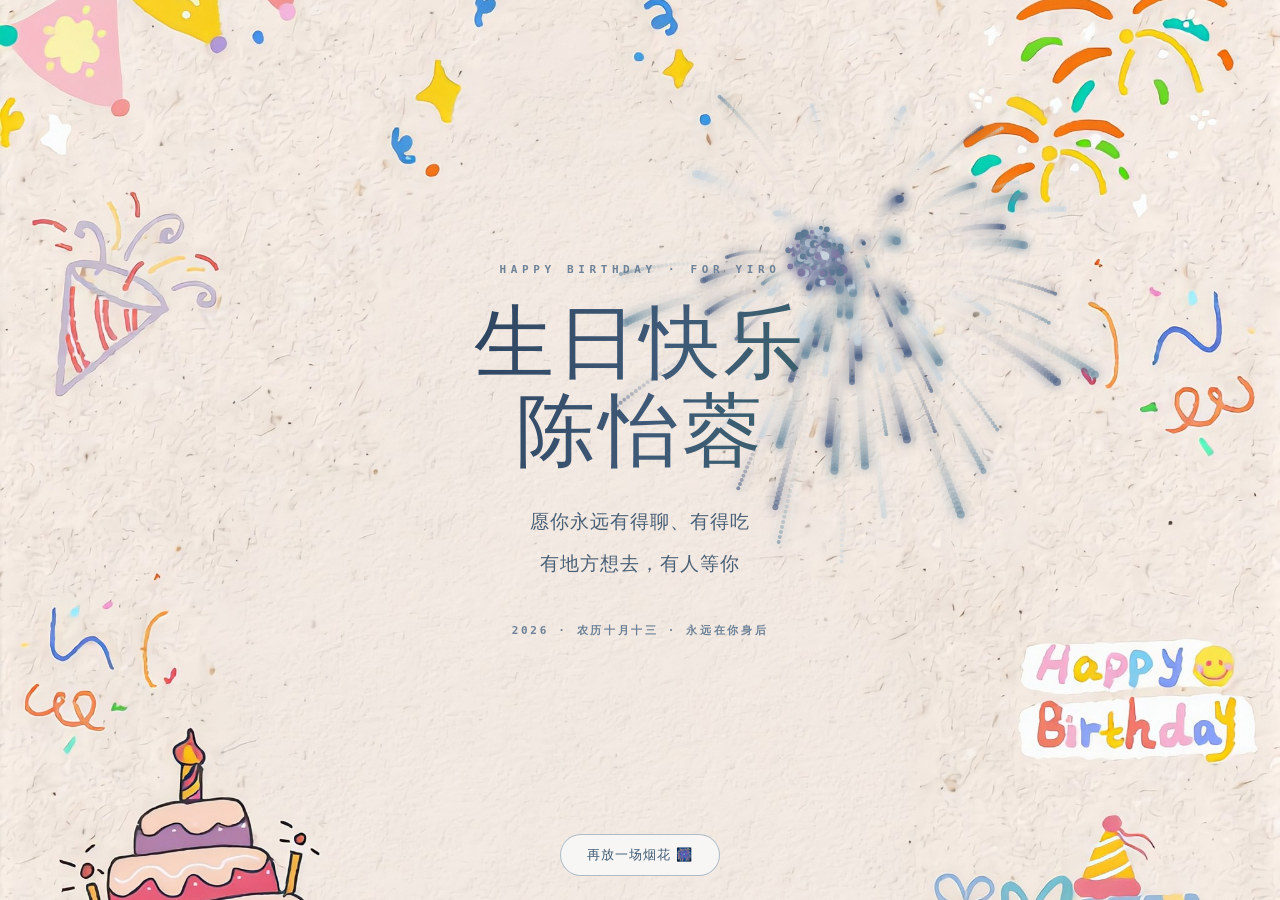
<file: _part-firework.html>
<!DOCTYPE html>
<html lang="zh-CN"><head>
<meta charset="UTF-8"><meta name="viewport" content="width=device-width, initial-scale=1.0">
<title>烟花</title>
<style>
*{margin:0;padding:0;box-sizing:border-box}
html,body{height:100%}
body{
  font-family:"PingFang SC","Microsoft YaHei",system-ui,sans-serif;
  background:
    radial-gradient(ellipse at 22% 18%,#b8cbd9 0%,transparent 56%),
    radial-gradient(ellipse at 82% 82%,#8ea7bb 0%,transparent 56%),
    linear-gradient(145deg,#aabecd 0%,#8ba4b9 52%,#718ca6 100%);
  color:#3b5066;overflow:hidden;
}
body::before{content:"";position:fixed;inset:0;z-index:0;pointer-events:none;opacity:.5;mix-blend-mode:overlay;
  background-image:url("data:image/svg+xml,%3Csvg xmlns='http://www.w3.org/2000/svg' width='520' height='520'%3E%3Cfilter id='cr'%3E%3CfeTurbulence type='fractalNoise' baseFrequency='0.009 0.014' numOctaves='5' seed='11' stitchTiles='stitch' result='n'/%3E%3CfeDiffuseLighting in='n' lighting-color='%23c9d6e0' surfaceScale='5'%3E%3CfeDistantLight azimuth='118' elevation='42'/%3E%3C/feDiffuseLighting%3E%3C/filter%3E%3Crect width='100%25' height='100%25' filter='url(%23cr)'/%3E%3C/svg%3E");
  background-size:520px 520px}
.grain{position:fixed;inset:0;z-index:0;pointer-events:none;opacity:.3;
  background-image:url("data:image/svg+xml,%3Csvg xmlns='http://www.w3.org/2000/svg' width='140' height='140'%3E%3Cfilter id='n'%3E%3CfeTurbulence type='fractalNoise' baseFrequency='.85' numOctaves='3'/%3E%3C/filter%3E%3Crect width='100%25' height='100%25' filter='url(%23n)' opacity='.16'/%3E%3C/svg%3E")}
#fireworks{position:fixed;inset:0;width:100%;height:100%;z-index:1;pointer-events:none}
.words{position:relative;z-index:2;min-height:100vh;display:flex;flex-direction:column;align-items:center;
  justify-content:center;text-align:center;padding:24px;pointer-events:none}
.kick{font:600 11px/1 ui-monospace,monospace;letter-spacing:.42em;color:#6d8298;margin-bottom:24px}
.big{font:500 clamp(38px,10vw,80px)/1.1 Georgia,"Times New Roman",serif;letter-spacing:3px;
  background:linear-gradient(100deg,#2e4560,#3f5a78 55%,#38606b);
  -webkit-background-clip:text;background-clip:text;color:transparent}
.lines{margin-top:26px;font-size:clamp(15px,3vw,19px);color:#4a6076;line-height:2.2;letter-spacing:1px;
  font-family:Georgia,"Times New Roman",serif}
.foot{margin-top:40px;font:600 11px/1 ui-monospace,monospace;letter-spacing:.24em;color:#6d8298}
.hintbar{position:fixed;z-index:3;left:0;right:0;bottom:24px;text-align:center;pointer-events:none}
.hintbar button{pointer-events:auto;border:1px solid rgba(85,115,142,.45);color:#3f5a74;
  background:rgba(248,251,253,.72);backdrop-filter:blur(8px);cursor:pointer;border-radius:999px;
  padding:11px 26px;font-size:13px;font-weight:500;letter-spacing:1px;transition:transform .2s,background .2s}
.hintbar button:hover{transform:translateY(-2px);background:rgba(255,255,255,.92)}

/* 统一背景：主页纸纹 */
html,body{background:url('photos/collage-bg-clean.jpg') center/cover no-repeat fixed!important}
body::before{display:none!important}
.page-cover{background:url('photos/collage-bg-clean.jpg') center/cover no-repeat fixed!important}

</style>
</head><body>
<canvas id="fireworks"></canvas>
<div class="grain" aria-hidden="true"></div>
<div class="words">
  <div class="kick">HAPPY BIRTHDAY · FOR YIRO</div>
  <div class="big">生日快乐<br>陈怡蓉</div>
  <div class="lines">愿你永远有得聊、有得吃<br>有地方想去，有人等你</div>
  <div class="foot">2026 · 农历十月十三 · 永远在你身后</div>
</div>
<div class="hintbar"><button id="more">再放一场烟花 🎆</button></div>
<script>/* ============================================================
 * Canvas 烟花 —— 移植自 Martarion-Code 的 Canvas.js 写法
 *   重力 gravity、阻力 friction、透明度衰减 + hsl 随机色粒子
 * ============================================================ */
(function () {
  "use strict";

  const canvas = document.getElementById("fireworks");
  const c = canvas.getContext("2d");

  function resize() {
    canvas.width = window.innerWidth;
    canvas.height = window.innerHeight;
  }
  resize();
  window.addEventListener("resize", resize);

  const gravity = 0.05;
  const friction = 0.985;
  let particles = [];
  let running = false;
  let raf = null;
  let burstTimer = null;

  class Particle {
    constructor(x, y, radius, color, velocity) {
      this.x = x;
      this.y = y;
      this.radius = radius;
      this.color = color;
      this.velocity = velocity;
      this.alpha = 1;
    }
    draw() {
      c.save();
      c.globalAlpha = this.alpha;
      c.beginPath();
      c.arc(this.x, this.y, this.radius, 0, Math.PI * 2, false);
      c.fillStyle = this.color;
      c.shadowBlur = 12;
      c.shadowColor = this.color;
      c.fill();
      c.closePath();
      c.restore();
    }
    update() {
      this.draw();
      this.velocity.y *= friction;
      this.velocity.x *= friction;
      this.velocity.y += gravity;
      this.x += this.velocity.x;
      this.y += this.velocity.y;
      this.alpha -= 0.008;
    }
  }

  function rand(min, max) {
    return Math.floor(Math.random() * (max - min + 1) + min);
  }

  // 在 (x,y) 炸开一朵烟花
  function explode(x, y, power) {
    power = power || 8;
    const particleCount = 90;
    const angleIncrement = (Math.PI * 2) / particleCount;
    // 莫兰迪多色板：雾蓝 / 灰蓝 / 青灰 / 藕紫 / 雾白 / 淡金 / 柔粉 / 亮蓝 / 柔青
    // 每朵随机抽 3 色混搭，颜色更丰富但仍是低饱和雾面调
    const palette = [
      "#5a7891", "#6f8fa3", "#7d9c9e", "#7c76a0", "#c8d4dd",
      "#c9b48f", "#b58a9c", "#7fa8c9", "#9dc2bd", "#4a5f85"
    ];
    const pick = () => palette[Math.floor(Math.random() * palette.length)];
    const mix = [pick(), pick(), pick()];
    for (let i = 0; i < particleCount; i++) {
      const spread = Math.random() * power;
      particles.push(
        new Particle(
          x,
          y,
          rand(2, 4),
          mix[i % mix.length],
          {
            x: Math.cos(angleIncrement * i) * spread,
            y: Math.sin(angleIncrement * i) * spread
          }
        )
      );
    }
  }

  // 随机位置炸一朵
  function randomBurst() {
    const x =
      window.innerWidth <= 768
        ? rand(40, window.innerWidth - 40)
        : rand(160, window.innerWidth - 160);
    const y = rand(60, window.innerHeight * 0.62);
    explode(x, y);
  }

  function animate() {
    if (!running) return;
    raf = requestAnimationFrame(animate);
    // 透明拖尾：只擦除粒子自身的透明度，保持画布透明，露出背景深蓝+褶皱
    c.globalCompositeOperation = "destination-out";
    c.fillStyle = "rgba(0, 0, 0, 0.12)";
    c.fillRect(0, 0, canvas.width, canvas.height);
    c.globalCompositeOperation = "source-over";
    particles.forEach((p, i) => {
      if (p.alpha > 0) p.update();
      else particles.splice(i, 1);
    });
  }

  // 持续放烟花（解锁后调用）
  function start() {
    if (running) return;
    running = true;
    animate();
    randomBurst();
    burstTimer = setInterval(randomBurst, 1100);
  }

  function stop() {
    running = false;
    clearInterval(burstTimer);
    cancelAnimationFrame(raf);
    particles = [];
    c.clearRect(0, 0, canvas.width, canvas.height);
  }

  // 手动放一大把（点按钮时）
  function finale() {
    const n = 5;
    for (let i = 0; i < n; i++) {
      setTimeout(randomBurst, i * 220);
    }
  }

  window.Fireworks = { start, stop, finale, explode };
})();
</script>
<script>
(function(){
  window.Fireworks.start();
  document.getElementById('more').addEventListener('click',()=>window.Fireworks.finale());
  document.getElementById('fireworks').style.pointerEvents='auto';
  document.getElementById('fireworks').addEventListener('click',e=>window.Fireworks.explode(e.clientX,e.clientY));
})();
</script>
</body></html>
</file>
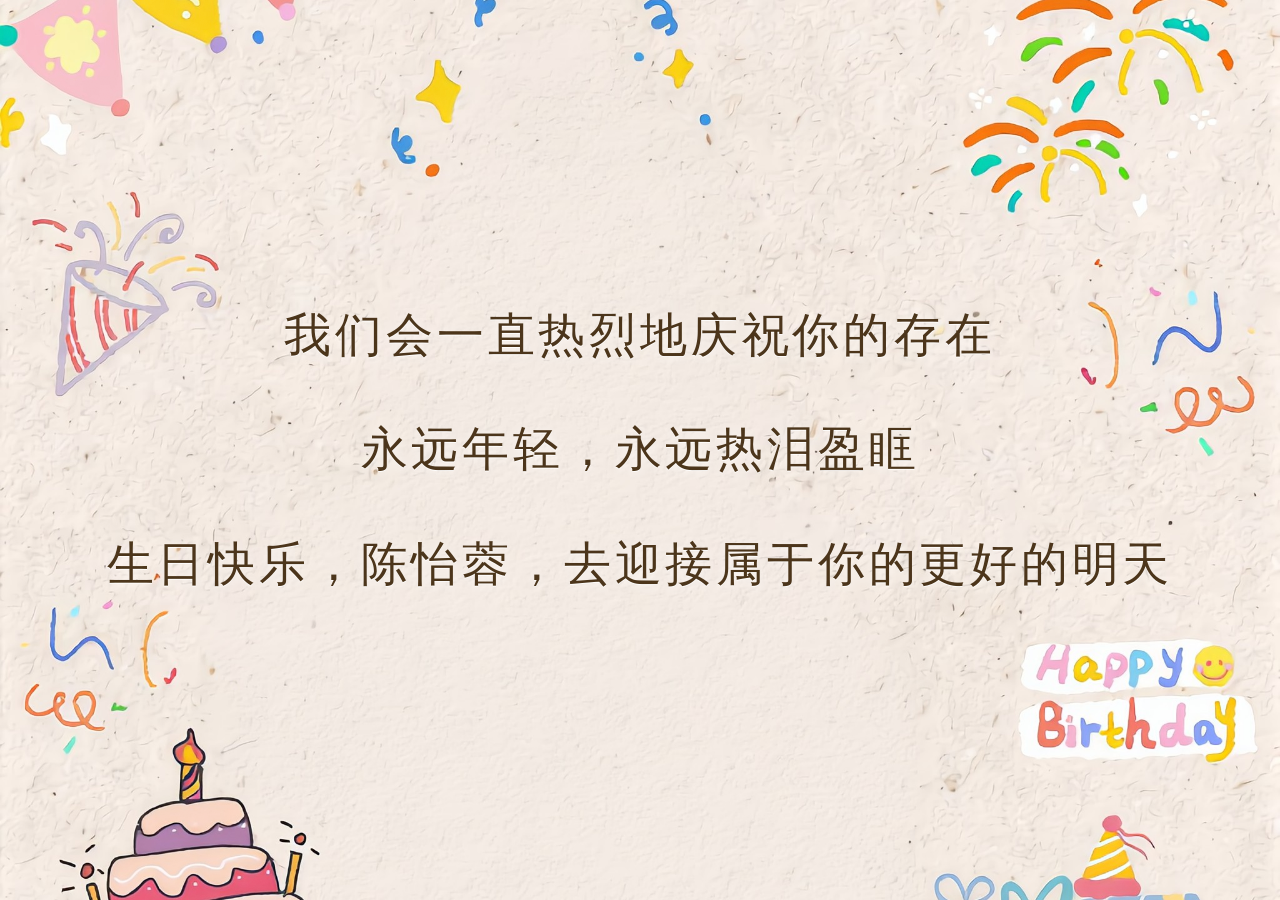
<file: finale.html>
<!DOCTYPE html>
<html lang="zh-CN">
<head>
<meta charset="UTF-8">
<meta name="viewport" content="width=device-width, initial-scale=1.0">
<title>For YiRo · 终章</title>
<style>
*{margin:0;padding:0;box-sizing:border-box}
html,body{min-height:100%}
body{font-family:"PingFang SC","Microsoft YaHei","Segoe UI",sans-serif;color:#4a3318;
  background:url('photos/collage-bg-clean.jpg') center/cover no-repeat fixed;min-height:100vh;overflow:hidden}

.bg{position:fixed;inset:0;z-index:0;pointer-events:none;
  background:url('photos/collage-bg-clean.jpg') center/cover no-repeat}
.grain{position:fixed;inset:0;pointer-events:none;z-index:5;opacity:.22;
  background-image:url("data:image/svg+xml,%3Csvg xmlns='http://www.w3.org/2000/svg' width='160' height='160'%3E%3Cfilter id='n'%3E%3CfeTurbulence type='fractalNoise' baseFrequency='.85' numOctaves='3' stitchTiles='stitch'/%3E%3C/filter%3E%3Crect width='100%25' height='100%25' filter='url(%23n)' opacity='.12'/%3E%3C/svg%3E");
  mix-blend-mode:screen}

.words{position:relative;z-index:3;min-height:100vh;display:flex;flex-direction:column;
  align-items:center;justify-content:center;gap:clamp(26px,4.6vh,54px);padding:40px 5vw;text-align:center}
.words p{font-family:"STXingkai","华文行楷","Xingkai SC","行书",cursive;
  font-size:clamp(30px,3.7vw,58px);font-weight:400;line-height:1.55;letter-spacing:.08em;
  color:#4a3318;text-shadow:0 1px 0 rgba(255,255,255,.85),0 2px 10px rgba(255,255,255,.6);
  opacity:0;transform:translateY(26px);white-space:nowrap}
.words p:nth-child(1){animation:rise 1.1s ease .35s forwards}
.words p:nth-child(2){animation:rise 1.1s ease 1.15s forwards}
.words p:nth-child(3){animation:rise 1.1s ease 1.95s forwards}
@keyframes rise{to{opacity:1;transform:translateY(0)}}

.sparkle{position:fixed;z-index:2;font-size:20px;opacity:0;pointer-events:none;
  animation:tw 3.4s ease-in-out infinite}
.sparkle.s1{left:12%;top:18%;animation-delay:.2s}
.sparkle.s2{right:14%;top:24%;animation-delay:1.1s}
.sparkle.s3{left:18%;bottom:20%;animation-delay:1.8s}
.sparkle.s4{right:16%;bottom:16%;animation-delay:.7s}
@keyframes tw{0%,100%{opacity:.15;transform:translateY(0)}50%{opacity:.75;transform:translateY(-8px)}}

@media(max-width:900px){
  .words p{white-space:normal;font-size:clamp(24px,5.4vw,38px);line-height:1.6}
  .words p:nth-child(3){font-size:clamp(24px,5.4vw,38px)}
}
</style>
</head>
<body>
<div class="bg"></div>
<div class="grain"></div>
<span class="sparkle s1">✦</span><span class="sparkle s2">✧</span>
<span class="sparkle s3">✧</span><span class="sparkle s4">✦</span>

<div class="words">
  <p>我们会一直热烈地庆祝你的存在</p>
  <p>永远年轻，永远热泪盈眶</p>
  <p>生日快乐，陈怡蓉，去迎接属于你的更好的明天</p>
</div>
</body>
</html>
</file>
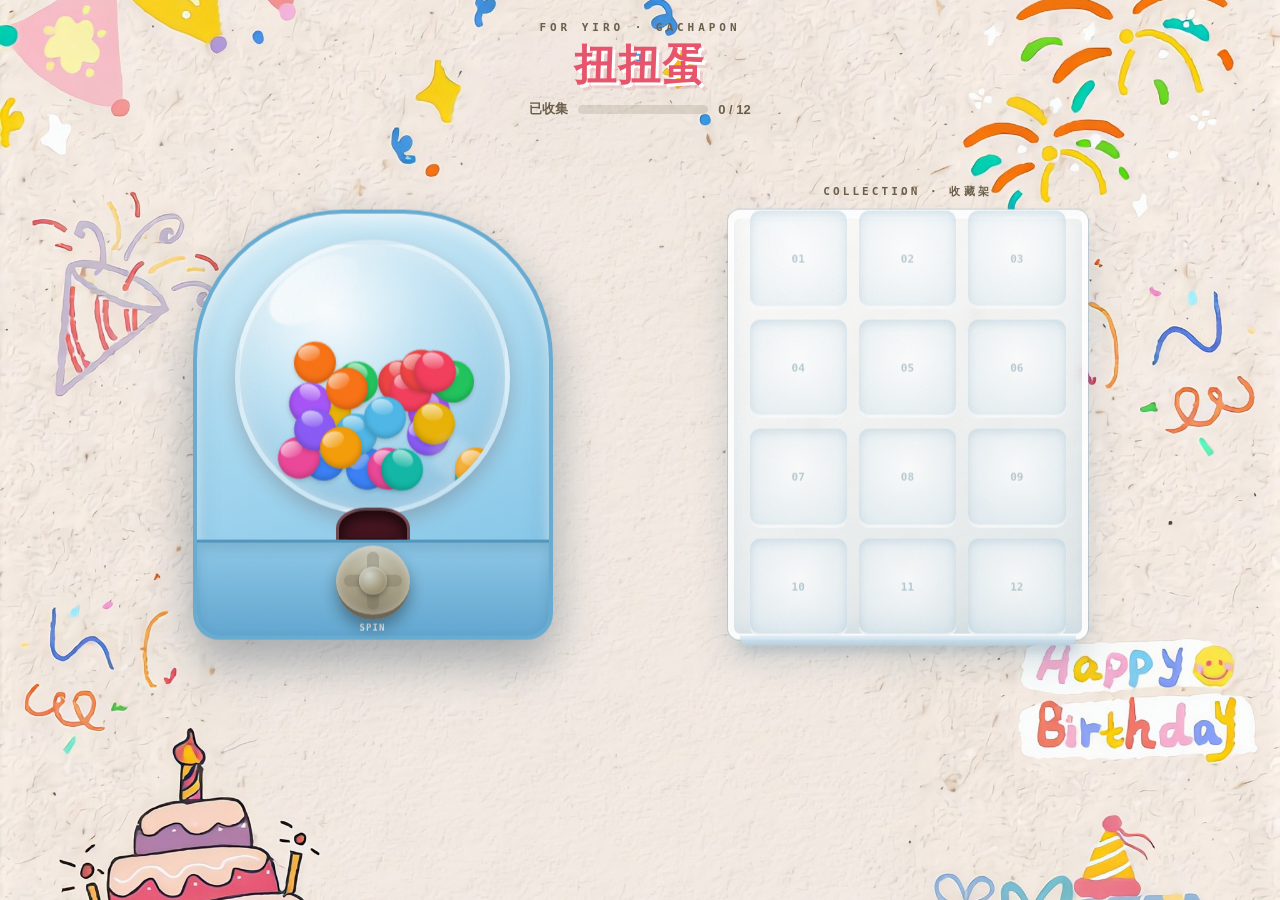
<file: gacha.html>
<!DOCTYPE html>
<html lang="zh-CN">
<head>
<meta charset="UTF-8">
<meta name="viewport" content="width=device-width, initial-scale=1.0">
<title>YiRo 的扭蛋机 · 生日快乐</title>
<style>
:root{
  --paper:#efe4cf; --paper2:#f6eddb; --ink:#3b3325; --ink2:#6b5f4a;
  --pink:#ff6f91; --yellow:#ffc93c; --blue:#4fb8e8; --green:#77c88b; --orange:#ff9a52; --purple:#b394d6;
  --red:#e8556d; --red2:#c93a54; --cream:#fff6e8;
}
*{margin:0;padding:0;box-sizing:border-box}
html,body{min-height:100%}
body{font-family:"PingFang SC","Microsoft YaHei","Segoe UI",sans-serif;color:var(--ink);
  background:url('photos/collage-bg-clean.jpg') center/cover no-repeat fixed;overflow-x:hidden}
[hidden]{display:none!important}
button{font-family:inherit}

/* 纸纹噪点 */
.grain{position:fixed;inset:0;pointer-events:none;z-index:90;opacity:.5;
  background-image:url("data:image/svg+xml,%3Csvg xmlns='http://www.w3.org/2000/svg' width='180' height='180'%3E%3Cfilter id='n'%3E%3CfeTurbulence type='fractalNoise' baseFrequency='.9' numOctaves='3' stitchTiles='stitch'/%3E%3C/filter%3E%3Crect width='100%25' height='100%25' filter='url(%23n)' opacity='.11'/%3E%3C/svg%3E");
  mix-blend-mode:multiply}
.bg{position:fixed;inset:0;z-index:0;pointer-events:none;background:url('photos/collage-bg-clean.jpg') center/cover no-repeat}

/* 全屏礼花 */
.confetti{position:fixed;inset:0;pointer-events:none;z-index:80;overflow:hidden}
.confetti i{position:absolute;top:-8%;width:9px;height:14px;border-radius:2px;opacity:.85;animation:fall linear infinite}
@keyframes fall{to{transform:translateY(115vh) rotate(620deg)}}

.wrap{position:relative;z-index:2;min-height:100vh;display:flex;flex-direction:column;
  align-items:center;padding:22px 16px 26px;gap:12px}

/* 标题 */
.head{text-align:center}
.head .kicker{font:800 11px/1 ui-monospace,Consolas,monospace;letter-spacing:.36em;color:var(--ink2);margin-bottom:9px}
.head h1{font-size:clamp(26px,4.4vw,42px);font-weight:900;letter-spacing:2px;line-height:1.1;
  color:var(--red);text-shadow:3px 3px 0 #fff,6px 6px 0 rgba(201,58,84,.14)}
.head .sub{margin-top:9px;font-size:13px;font-weight:700;color:var(--ink2);letter-spacing:1px}

.progress{display:flex;align-items:center;gap:10px;font-size:13px;font-weight:800;color:var(--ink2)}
.progress .bar{width:130px;height:9px;border-radius:9px;background:rgba(107,95,74,.16);overflow:hidden}
.progress .bar i{display:block;height:100%;width:0;border-radius:9px;
  background:linear-gradient(90deg,var(--yellow),var(--pink));transition:width .5s cubic-bezier(.3,1.4,.5,1)}
.hint{display:none}

/* ============ 左右两栏 ============ */
.stage{width:min(1040px,100%);display:grid;grid-template-columns:1fr 1fr;gap:30px;
  align-items:center;justify-content:center;margin-top:4px;transform:translateY(2cm)}
.col{display:flex;flex-direction:column;align-items:center;gap:12px;min-width:0}

/* ============ 扭蛋机 ============ */
.machine{position:relative;width:min(100%,360px);filter:drop-shadow(0 22px 26px rgba(52,102,138,.24))}
.machine.shake{animation:shake .34s linear infinite}
@keyframes shake{0%,100%{transform:translateX(0)}20%{transform:translateX(-5px)}40%{transform:translateX(5px)}
  60%{transform:translateX(-4px)}80%{transform:translateX(4px)}}

.body{position:relative;z-index:3;height:430px;
  background:linear-gradient(160deg,#d7eff9 0%,#a9daf1 42%,#7cc2e7 100%);
  border:4px solid #6aadd2;border-radius:150px 150px 26px 26px;
  box-shadow:inset 0 8px 14px rgba(255,255,255,.62),inset 0 -14px 26px rgba(40,100,140,.2),0 20px 40px rgba(0,0,0,.16);
  display:flex;flex-direction:column;align-items:center}

.globe{position:relative;width:78%;aspect-ratio:1/1;margin-top:26px;border-radius:50%;
  background:radial-gradient(circle at 34% 26%,rgba(255,255,255,.9),rgba(226,242,250,.45) 34%,rgba(160,205,230,.34) 66%,rgba(120,170,205,.4));
  border:5px solid rgba(255,255,255,.5);
  box-shadow:inset 0 0 22px rgba(255,255,255,.55),inset 0 -12px 24px rgba(70,120,160,.18),0 8px 18px rgba(90,40,30,.22);
  overflow:hidden}
.globe::before{content:"";position:absolute;top:7%;left:9%;width:38%;height:20%;
  background:linear-gradient(135deg,rgba(255,255,255,.85),rgba(255,255,255,0));border-radius:50%;
  transform:rotate(-32deg);z-index:30;pointer-events:none;filter:blur(1px)}
.globe::after{content:"";position:absolute;bottom:12%;right:12%;width:16%;height:16%;
  background:rgba(255,255,255,.22);border-radius:50%;z-index:30;pointer-events:none;filter:blur(5px)}
.ball{position:absolute;width:16%;aspect-ratio:1/1;border-radius:50%;
  box-shadow:inset 0 -3px 5px rgba(0,0,0,.18),0 2px 4px rgba(0,0,0,.15);
  transition:left .75s cubic-bezier(.25,.8,.3,1),top .75s cubic-bezier(.25,.8,.3,1),transform .75s ease;
  will-change:transform,left,top}
.ball::before{content:"";position:absolute;top:8%;left:12%;width:52%;height:38%;
  background:linear-gradient(160deg,rgba(255,255,255,.75),rgba(255,255,255,0));border-radius:50%}
.swirl{position:absolute;inset:0;z-index:25;pointer-events:none;border-radius:50%;overflow:hidden}
.swirl i{position:absolute;inset:-10%;border-radius:50%;
  border-top:26px solid rgba(255,255,255,.38);border-left:12px solid rgba(255,255,255,.12);
  border-right:0;border-bottom:0;animation:swirl .5s linear infinite;filter:blur(3px)}
.swirl i:nth-child(2){inset:0;border-top-color:rgba(255,220,120,.4);border-left:0;
  border-right:18px solid rgba(255,120,150,.3);animation:swirl .7s linear infinite reverse;filter:blur(8px)}
@keyframes swirl{to{transform:rotate(360deg)}}

.chute-hole{position:absolute;bottom:76px;left:50%;transform:translateX(-50%);z-index:5;
  width:74px;height:52px;border-radius:40% 40% 14px 14px;
  background:linear-gradient(#5a1c29,#2c0d14);border:3px solid rgba(255,255,255,.22);
  box-shadow:inset 0 8px 14px rgba(0,0,0,.7),0 2px 0 rgba(255,255,255,.25)}
.chute-hole::after{content:"";position:absolute;left:8%;right:8%;bottom:6px;height:12px;
  background:rgba(0,0,0,.5);border-radius:6px}

.panel{position:absolute;bottom:0;left:0;right:0;height:96px;z-index:6;
  background:linear-gradient(#8fc9e8,#63a8d2);border-top:3px solid rgba(70,130,165,.45);
  border-radius:0 0 22px 22px;display:flex;align-items:center;justify-content:space-around;padding:0 18px;
  box-shadow:inset 0 6px 12px rgba(30,80,110,.18)}
.plate{display:flex;flex-direction:column;align-items:center;gap:4px}
.plate .lab{font:800 9px/1 ui-monospace,Consolas,monospace;letter-spacing:.12em;color:#f4fbff}

.knob{position:relative;width:74px;height:74px;border-radius:50%;border:0;cursor:not-allowed;
  background:conic-gradient(from 0deg,#ffe082,#f5b522,#d98f0b,#f5b522,#ffe082);
  border-bottom:5px solid #a86405;
  box-shadow:0 8px 16px rgba(0,0,0,.38),inset 0 2px 8px rgba(255,255,255,.7);
  display:flex;align-items:center;justify-content:center;transition:transform .8s cubic-bezier(.2,.8,.2,1),filter .3s}
.knob.on{cursor:pointer;filter:none;animation:knobPulse 1.1s ease-in-out infinite}
.knob.off{filter:grayscale(.75) brightness(.9);opacity:.9}
.knob.spin{transform:rotate(1080deg)}
@keyframes knobPulse{0%,100%{box-shadow:0 8px 16px rgba(0,0,0,.38),inset 0 2px 8px rgba(255,255,255,.7),0 0 0 0 rgba(255,220,120,.7)}
  50%{box-shadow:0 8px 16px rgba(0,0,0,.38),inset 0 2px 8px rgba(255,255,255,.7),0 0 0 10px rgba(255,220,120,0)}}
.knob::before,.knob::after{content:"";position:absolute;background:rgba(180,110,10,.35);border-radius:6px}
.knob::before{width:58px;height:12px}.knob::after{width:12px;height:58px}
.knob .hub{position:relative;z-index:2;width:28px;height:28px;border-radius:50%;
  background:radial-gradient(circle at 35% 30%,#fff2b8,#f0a500 60%,#c97b00);
  box-shadow:0 2px 5px rgba(0,0,0,.35),inset 0 1px 3px rgba(255,255,255,.7)}

.drop-zone{position:absolute;top:calc(100% - 72px);left:0;height:150px;width:100%;display:flex;justify-content:center;align-items:flex-end;
  z-index:10;pointer-events:none}
.capsule-btn{position:relative;pointer-events:auto;border:0;background:none;padding:0;cursor:pointer;
  transform:translateY(-160px);opacity:0;transition:transform .85s cubic-bezier(.3,1.3,.5,1),opacity .3s}
.capsule-btn.show{transform:translateY(0);opacity:1}
.capsule-btn:disabled{cursor:default}
.ground-shadow{position:absolute;bottom:24px;left:50%;width:74px;height:12px;border-radius:50%;
  background:rgba(60,30,20,.32);filter:blur(4px);opacity:0;transform:translateX(-60%);transition:.85s}
.ground-shadow.show{opacity:1;transform:translateX(-50%)}

.capsule{position:relative;width:78px;height:78px;transform:rotate(14deg)}
.cap-half{position:absolute;left:0;width:78px;height:39px;transition:transform .7s cubic-bezier(.34,1.56,.64,1),opacity .7s}
.cap-top{top:0;border-radius:39px 39px 0 0;border:3px solid rgba(255,255,255,.35);border-bottom:0;
  box-shadow:inset -5px 5px 10px rgba(0,0,0,.2)}
.cap-top::after{content:"";position:absolute;top:7px;left:12px;width:26px;height:11px;border-radius:50%;
  background:linear-gradient(160deg,rgba(255,255,255,.8),transparent);transform:rotate(-20deg)}
.cap-bottom{bottom:0;border-radius:0 0 39px 39px;background:#fffaf0;border:3px solid rgba(255,255,255,.6);border-top:0;
  box-shadow:inset -5px -5px 10px rgba(0,0,0,.12)}
.cap-seam{position:absolute;top:50%;left:0;width:100%;height:3px;background:rgba(0,0,0,.14);
  transform:translateY(-50%);z-index:4;transition:opacity .1s}
.capsule.open .cap-top{transform:translate(-78px,-110px) rotate(-135deg) scale(.8);opacity:0}
.capsule.open .cap-bottom{transform:translate(78px,90px) rotate(135deg) scale(.8);opacity:0}
.capsule.open .cap-seam{opacity:0}
.cap-glow{position:absolute;inset:0;border-radius:50%;background:#fff6d0;z-index:0;
  transform:scale(.8);opacity:0;transition:.5s}
.capsule.open .cap-glow{transform:scale(3);opacity:.9}
.open-tip{position:absolute;top:-14px;left:50%;transform:translateX(-50%);white-space:nowrap;
  background:var(--blue);color:#fff;font-size:12px;font-weight:800;padding:6px 12px;border-radius:999px;
  border:2px solid #ffd76a;box-shadow:0 4px 10px rgba(0,0,0,.2);animation:bob 1.1s ease-in-out infinite;z-index:20}
@keyframes bob{0%,100%{transform:translate(-50%,0)}50%{transform:translate(-50%,-7px)}}

/* ============ 右侧收纳架 ============ */
.shelf-wrap{position:relative;width:min(100%,360px)}
.shelf-cap{position:absolute;top:-24px;left:0;right:0;text-align:center}
.shelf-cap .lab{font:800 11px/1 ui-monospace,Consolas,monospace;letter-spacing:.28em;color:var(--ink2)}
.shelf-cap h2{font-size:20px;font-weight:900;color:#3f6f88;letter-spacing:1px;margin-top:6px}
.shelf{position:relative;display:flex;flex-direction:column;justify-content:center;border-radius:12px;padding:16px 16px 20px;
  background:linear-gradient(155deg,rgba(255,255,255,.82) 0%,rgba(236,246,251,.6) 55%,rgba(206,228,240,.55) 100%);
  border:6px solid rgba(255,255,255,.9);
  backdrop-filter:blur(6px);-webkit-backdrop-filter:blur(6px);
  box-shadow:0 20px 34px rgba(70,110,135,.22),inset 0 3px 0 rgba(255,255,255,.95),inset 0 -8px 18px rgba(120,165,190,.16),0 0 0 1px rgba(140,180,205,.4)}
.shelf::after{content:"";position:absolute;left:6px;right:6px;bottom:-12px;height:10px;border-radius:0 0 8px 8px;
  background:linear-gradient(rgba(224,238,247,.9),rgba(176,206,224,.85));box-shadow:0 6px 10px rgba(70,110,135,.2)}
.shelf-grid{display:grid;grid-template-columns:repeat(3,1fr);gap:12px}
.slot{position:relative;aspect-ratio:1/1;border-radius:10px;
  background:radial-gradient(circle at 50% 42%,rgba(255,255,255,.7),rgba(209,229,240,.42));
  box-shadow:inset 0 3px 10px rgba(90,140,170,.2),inset 0 -2px 0 rgba(255,255,255,.85),0 1px 0 rgba(255,255,255,.7);
  display:flex;align-items:center;justify-content:center;cursor:default;overflow:hidden}
.slot .idx{font:800 11px/1 ui-monospace,Consolas,monospace;color:rgba(63,111,136,.34)}
.slot .mini{position:absolute;width:66%;aspect-ratio:1/1;border-radius:50%;
  opacity:0;transform:scale(.4) rotate(-30deg);
  transition:opacity .45s,transform .6s cubic-bezier(.2,1.6,.4,1);
  box-shadow:inset 0 -5px 9px rgba(0,0,0,.3),inset 0 4px 7px rgba(255,255,255,.55),0 4px 8px rgba(0,0,0,.4)}
.slot .mini::before{content:"";position:absolute;top:12%;left:16%;width:44%;height:30%;border-radius:50%;
  background:linear-gradient(160deg,rgba(255,255,255,.85),transparent)}
.slot .mini::after{content:"";position:absolute;left:8%;right:8%;top:47%;height:8%;
  background:rgba(255,255,255,.55);border-radius:4px}
.slot.filled{cursor:pointer}
.slot.filled .mini{opacity:1;transform:scale(1) rotate(0)}
.slot.filled .idx{position:absolute;bottom:5px;right:7px;color:rgba(63,111,136,.85);font-size:10px;text-shadow:0 1px 2px #fff}
.slot.filled:hover{filter:brightness(1.08)}
.slot .slot-photo{position:absolute;inset:5px;width:calc(100% - 10px);height:calc(100% - 10px);
  border-radius:6px;object-fit:cover;background:#fffdf7;border:2px solid #fff;
  box-shadow:0 2px 7px rgba(60,95,120,.25)}
.slot.filled .mini{opacity:0}

/* 飞球 */
.fly-ball{position:fixed;z-index:130;width:52px;height:52px;border-radius:50%;pointer-events:none;
  box-shadow:inset 0 -6px 10px rgba(0,0,0,.3),inset 0 5px 8px rgba(255,255,255,.5),0 10px 20px rgba(0,0,0,.4);
  transition:transform .9s cubic-bezier(.5,-.2,.35,1.2),opacity .9s}
.fly-ball::before{content:"";position:absolute;top:12%;left:16%;width:44%;height:30%;border-radius:50%;
  background:linear-gradient(160deg,rgba(255,255,255,.85),transparent)}

/* ============ 答题门禁 ============ */
.quiz-layer{position:fixed;inset:0;z-index:115;display:flex;align-items:center;justify-content:center;
  padding:18px;opacity:0;pointer-events:none;transition:opacity .4s}
.quiz-layer.show{opacity:1;pointer-events:auto}
.quiz-layer .veil{background:radial-gradient(circle at 50% 40%,#4a2b3a 0%,#1a0e1c 66%,#0b0610 100%)}
.quiz-card{position:relative;z-index:5;width:min(92vw,380px);max-height:92vh;overflow:auto;border-radius:22px;
  padding:18px 18px 22px;text-align:center;
  background:linear-gradient(160deg,#fffdf7,#fff2e0);border:3px solid #ffd76a;
  box-shadow:0 30px 70px rgba(0,0,0,.5),inset 0 2px 0 #fff;
  transform:scale(.7) translateY(24px);opacity:0;
  transition:transform .6s cubic-bezier(.2,1.5,.4,1),opacity .4s}
.quiz-layer.show .quiz-card{transform:scale(1) translateY(0);opacity:1;transition-delay:.12s}
.quiz-card .qtag{display:inline-block;font-size:12px;font-weight:900;letter-spacing:2px;color:#fff;
  background:linear-gradient(90deg,var(--blue),var(--purple));padding:5px 15px;border-radius:999px;margin-bottom:12px}
.quiz-card .qpic{width:100%;aspect-ratio:4/3;object-fit:cover;border-radius:12px;display:block;
  border:3px solid #fff;box-shadow:0 8px 18px rgba(90,50,30,.24)}
.quiz-card .qpic.none{display:none}
.quiz-card .qq{margin:13px 2px 15px;font-size:16px;font-weight:900;line-height:1.6;color:var(--ink)}
.quiz-card .qfill{display:flex;gap:8px;justify-content:center}
.quiz-card .qfill input{flex:1;min-width:0;border:2px solid rgba(107,95,74,.28);border-radius:12px;
  padding:10px 12px;font:800 15px/1.4 inherit;color:var(--ink);background:#fffaf0;outline:none}
.quiz-card .qfill input:focus{border-color:var(--blue)}
.quiz-card .qbtn{border:0;cursor:pointer;padding:10px 18px;border-radius:12px;
  font-size:14px;font-weight:900;color:#fff;background:linear-gradient(135deg,var(--blue),var(--purple))}
.quiz-card .qmsg{min-height:20px;margin-top:13px;font-size:13px;font-weight:800;color:var(--ink2);line-height:1.5}
.quiz-card .qmsg.bad{color:#d23b4e}
.quiz-card .qmsg.good{color:#2e9e6b}
.qopts{display:flex;flex-direction:column;gap:9px}
.qopt{border:2px solid rgba(107,95,74,.22);border-radius:12px;padding:11px 14px;cursor:pointer;
  background:#fffaf0;font-size:15px;font-weight:800;color:var(--ink);text-align:left;
  display:flex;align-items:center;gap:11px;transition:transform .15s,border-color .2s,background .2s}
.qopt:hover{transform:translateX(3px);border-color:var(--blue)}
.qopt .k{width:24px;height:24px;flex:none;border-radius:7px;background:var(--ink2);color:#fff;
  font:800 13px/24px ui-monospace,monospace;text-align:center}
.qopt.bad{border-color:#e05252;background:#fff0f0;animation:qshake .4s}
.qopt.good{border-color:#4caf7d;background:#eefaf2}
.qopt.good .k{background:#2e9e6b}
@keyframes qshake{0%,100%{transform:translateX(0)}25%{transform:translateX(-7px)}50%{transform:translateX(7px)}75%{transform:translateX(-4px)}}
.qskip{margin-top:12px;border:0;background:none;cursor:pointer;font-size:12px;font-weight:700;
  color:var(--ink2);text-decoration:underline;opacity:.7}

/* ============ 揭晓演出 ============ */
.reveal{position:fixed;inset:0;z-index:120;display:flex;flex-direction:column;align-items:center;justify-content:center;
  gap:16px;padding:20px;opacity:0;transition:opacity .45s;pointer-events:none}
.reveal.show{opacity:1;pointer-events:auto}
.veil{position:absolute;inset:0;pointer-events:none;background:radial-gradient(circle at 50% 42%,#4a2b3a 0%,#1c1020 62%,#0d0812 100%)}
.rays{position:absolute;width:160vmax;height:160vmax;left:50%;top:46%;pointer-events:none;
  background:repeating-conic-gradient(from 0deg,rgba(255,220,140,.14) 0 6deg,transparent 6deg 14deg);
  transform:translate(-50%,-50%);animation:raySpin 26s linear infinite;mask-image:radial-gradient(circle,#000 0 32%,transparent 62%)}
@keyframes raySpin{to{transform:translate(-50%,-50%) rotate(360deg)}}
.spot{position:absolute;left:50%;top:8%;width:60vw;height:110vh;transform:translateX(-50%);
  background:radial-gradient(ellipse at top,rgba(255,246,214,.5),transparent 62%);pointer-events:none}

.spark{position:absolute;font-size:20px;opacity:0;pointer-events:none}
.reveal.show .spark{animation:sparkRise 2.6s ease-out infinite}
@keyframes sparkRise{0%{opacity:0;transform:translateY(20px) scale(.5) rotate(0)}
  20%{opacity:1}100%{opacity:0;transform:translateY(-260px) scale(1.2) rotate(220deg)}}

.prize{position:relative;z-index:5;width:min(88vw,360px);border-radius:22px;padding:22px 20px 24px;text-align:center;
  background:linear-gradient(160deg,#fffdf7,#fff2e0);border:3px solid #ffd76a;
  box-shadow:0 30px 70px rgba(0,0,0,.5),inset 0 2px 0 #fff;
  transform:scale(.6) translateY(28px) rotate(-4deg);opacity:0;
  transition:transform .65s cubic-bezier(.2,1.5,.4,1),opacity .45s}
.reveal.show .prize{transform:scale(1) translateY(0) rotate(0);opacity:1;transition-delay:.18s}
.prize .tag{display:inline-block;font-size:12px;font-weight:900;letter-spacing:2px;color:#fff;
  background:linear-gradient(90deg,var(--pink),var(--orange));padding:5px 15px;border-radius:999px;margin-bottom:14px;
  box-shadow:0 4px 10px rgba(255,111,145,.4)}
.prize .pic{width:auto;height:auto;max-width:100%;max-height:56vh;object-fit:contain;
  border-radius:14px;display:block;margin:0 auto;
  box-shadow:0 8px 18px rgba(90,50,30,.25);border:3px solid #fff}
.prize .pic.none{display:none}
.prize .quote{margin-top:16px;font-size:16px;font-weight:800;line-height:1.7;color:var(--ink);white-space:pre-line}
.prize .quote::before{content:"“";color:var(--pink);font-size:34px;line-height:0;vertical-align:-8px;margin-right:4px}
.prize .quote::after{content:"”";color:var(--pink);font-size:34px;line-height:0;vertical-align:-14px;margin-left:4px}
.prize .sig{margin-top:14px;font:700 11px/1 ui-monospace,monospace;letter-spacing:.16em;color:var(--ink2)}

.reveal-btns{position:relative;z-index:10;display:flex;gap:12px;flex-wrap:wrap;justify-content:center}
.again,.store{border:0;cursor:pointer;padding:12px 26px;border-radius:999px;
  font-size:15px;font-weight:900;letter-spacing:1px;color:#fff;transition:transform .18s,box-shadow .18s}
.again{background:linear-gradient(135deg,#cbb79e,#a89175);
  box-shadow:0 10px 22px rgba(120,95,70,.4)}
.store{background:linear-gradient(135deg,var(--pink),var(--orange));box-shadow:0 10px 22px rgba(255,111,145,.45)}
.again:hover,.store:hover{transform:translateY(-2px)}
.again:active,.store:active{transform:translateY(1px)}

.foot{font-size:12px;color:var(--ink2);font-weight:700;text-align:center;line-height:1.7;opacity:.85}

@media(max-width:860px){
  .stage{grid-template-columns:1fr;gap:22px}
  .shelf-wrap{width:min(100%,400px)}
}
@media(max-width:520px){
  .body{height:392px}
  .drop-zone{height:128px;margin-top:-60px}
  .prize .quote{font-size:16px}
}
</style>
</head>
<body>
<div class="bg"></div>
<div class="grain"></div>
<div class="confetti" id="confetti"></div>

<div class="wrap">
  <div class="head">
    <div class="kicker">FOR YIRO · GACHAPON</div>
    <h1>扭扭蛋</h1>
  </div>

  <div class="progress">
    <span>已收集</span>
    <span class="bar"><i id="pbar"></i></span>
    <span id="pnum">0 / 12</span>
  </div>
  <div class="hint" id="hint">转动旋钮，看看掉出什么</div>

  <div class="stage">
    <!-- 左：扭蛋机 -->
    <div class="col">
      <div class="machine" id="machine">
        <div class="body">
          <div class="globe" id="globe">
            <div class="swirl" id="swirl" hidden><i></i><i></i></div>
          </div>
          <div class="chute-hole"></div>
          <div class="panel">
            <div class="plate">
              <div class="knob off" id="knob"><div class="hub"></div></div>
              <span class="lab">SPIN</span>
            </div>
          </div>
        </div>
        <div class="drop-zone">
          <div class="ground-shadow" id="gshadow"></div>
          <button class="capsule-btn" id="capBtn" aria-label="打开扭蛋">
            <div class="capsule" id="capsule">
              <div class="cap-glow"></div>
              <div class="cap-half cap-top" id="capTop"></div>
              <div class="cap-seam"></div>
              <div class="cap-half cap-bottom"></div>
            </div>
            <div class="open-tip" id="openTip">点我打开 ✨</div>
          </button>
        </div>
      </div>
    </div>

    <!-- 右：收纳架 -->
    <div class="col">
      <div class="shelf-wrap">
        <div class="shelf-cap">
          <div class="lab">COLLECTION · 收藏架</div>
        </div>
        <div class="shelf">
          <div class="shelf-grid" id="shelfGrid"></div>
        </div>
      </div>
    </div>
  </div>

</div>

<!-- 揭晓演出 -->
<div class="reveal" id="reveal">
  <div class="veil"></div>
  <div class="rays"></div>
  <div class="spot"></div>
  <div class="prize" id="prize">
    <span class="tag" id="prizeTag"></span>
    <img class="pic" id="prizePic" alt="回忆">
    <p class="quote" id="prizeText"></p>
    <p class="sig">— FOR YIRO · HAPPY BIRTHDAY —</p>
  </div>
  <div class="reveal-btns">
    <button class="store" id="storeBtn">把球收进架子 →</button>
    <button class="again" id="again" hidden>再转一次 ↻</button>
  </div>
</div>

<!-- 答题门禁：第一次免答，之后每抽一颗先答一题 -->
<div class="quiz-layer" id="quizLayer">
  <div class="veil"></div>
  <div class="quiz-card" id="quizCard">
    <span class="qtag" id="qTag">答对才能抽 · 第 1 题</span>
    <img class="qpic" id="qPic" alt="回忆">
    <p class="qq" id="qText"></p>
    <div class="qopts" id="qOpts"></div>
    <div class="qfill" id="qFill" hidden>
      <input type="text" id="qInput" placeholder="把横线上的话填出来" maxlength="30">
      <button class="qbtn" id="qSubmit">确定</button>
    </div>
    <p class="qmsg" id="qMsg"></p>
  </div>
</div>

<script>
/* ============================================================
   扭蛋内容：12 颗球，每颗装一张对应的回忆照片。
   问题放在抽前的答题门禁（QUIZ），答对后揭晓的就是这张照片。
     tag   —— 球上的小标签
     text  —— 照片下的短句（可留空）
     photo —— 回忆照片路径
   ============================================================ */
const ORBS = [
  { tag:"第 01 颗", text:"", photo:"photos/photo-01.jpg" },
  { tag:"第 02 颗", text:"", photo:"photos/photo-11.jpg" },
  { tag:"第 03 颗", text:"", photo:"photos/photo-02.jpg" },
  { tag:"第 04 颗", text:"", photo:"photos/photo-03.jpg" },
  { tag:"第 05 颗", text:"可能性是无限，眼睛是万花筒。", photo:"photos/photo-12.jpg" },
  { tag:"第 06 颗", text:"", photo:"photos/photo-05.jpg" },
  { tag:"第 07 颗", text:"", photo:"photos/photo-06.jpg" },
  { tag:"第 08 颗", text:"", photo:"photos/photo-07.jpg" },
  { tag:"第 09 颗", text:"", photo:"photos/photo-08.jpg" },
  { tag:"第 10 颗", text:"", photo:"photos/photo-09.jpg" },
  { tag:"第 11 颗", text:"", photo:"photos/photo-10.jpg" },
  { tag:"第 12 颗", text:"我们都要顺顺利利，友谊长存。", photo:"photos/photo-04.jpg" },
];
/* ============================================================ */

/* ============================================================
   答题题库 —— 第 1 次抽蛋免答题；从第 2 次起每次抽蛋前答 1 题，
   共 11 题，正好对应剩下的 11 颗球。
   字段：
     q     —— 问题
     opts  —— 选项数组（A/B/C）；填空题写 []
     ans   —— 正确选项下标（0=A，1=B，2=C）；填空题写 -1
     fill  —— 填空题答案（选择题写 ""）
     photo —— 显示在问题上方的照片
   ============================================================ */
const QUIZ = [
  { q:"我们醉鹅是在哪里吃的？", opts:["东莞","佛山","广州"], ans:1, fill:"" },
  { q:"你在初二给 ckx 送了什么生日礼物？", opts:["单依纯签名照","ckx 最喜欢的笔","天气预报瓶"], ans:1, fill:"" },
  { q:"我们在肇庆玩了什么游戏？", opts:["王者荣耀","地铁跑酷","123 木头人"], ans:1, fill:"" },
  { q:"Dear Friends 里有一句歌词 ckx 特别喜欢 ——『可能性是无限，______』，横线处是？", opts:[], ans:-1, fill:"眼睛是万花筒" },
  { q:"我们上次见是什么时候？", opts:["2022","国庆","中秋"], ans:1, fill:"" },
  { q:"我们总共去过几个地方旅游？", opts:["4","5","6"], ans:0, fill:"" },
  { q:"我们的第一首合唱曲目是？", opts:["珠玉","亲爱的，那不是爱情","爱过你这件事"], ans:1, fill:"" },
  { q:"你觉得 ckx 人怎么样？", opts:["很好","特别好","好到无可救药"], ans:2, fill:"" },
  { q:"心愿会实现吗？", opts:["一定会","不要","可能吧"], ans:0, fill:"" },
  { q:"我们现在的微信群名叫什么？", opts:["后会友期","花儿与少年","画地为牢"], ans:0, fill:"" },
  { q:"我们都要顺顺利利，友谊长存。", opts:["好","不好","随便"], ans:0, fill:"" },
];
/* ============================================================ */

(function(){
  const $ = id=>document.getElementById(id);
  const globe=$('globe'), swirl=$('swirl'), knob=$('knob'), machine=$('machine');
  const capBtn=$('capBtn'), capsule=$('capsule'), capTop=$('capTop'), gshadow=$('gshadow');
  const hint=$('hint'), reveal=$('reveal'), pbar=$('pbar'), pnum=$('pnum');
  const shelfGrid=$('shelfGrid'), storeBtn=$('storeBtn'), again=$('again');
  const quizLayer=$('quizLayer'), qTag=$('qTag'), qPic=$('qPic'), qText=$('qText');
  const qOpts=$('qOpts'), qFill=$('qFill'), qInput=$('qInput'), qSubmit=$('qSubmit'), qMsg=$('qMsg');

  const BALL_COLORS=['#ef4444','#eab308','#3b82f6','#22c55e','#a855f7','#ec4899','#f97316','#4fb8e8','#14b8a6','#f43f5e','#8b5cf6','#f59e0b'];
  const KEY='yiro_gacha_v2';
  let drawn=[];
  try{ drawn=JSON.parse(localStorage.getItem(KEY)||'[]'); }catch(e){ drawn=[]; }
  let pool=[], state='idle', balls=[], currentIdx=-1, revealMode='new';
  let quizIdx=-1;        // 当前在答第几题（0-based）
  let quizSolved=new Set();  // 本次会话已答对的题号（避免同一题反复答）

  function rebuildPool(){
    const all=ORBS.map((_,i)=>i).filter(i=>!drawn.includes(i));
    for(let i=all.length-1;i>0;i--){const j=Math.floor(Math.random()*(i+1));[all[i],all[j]]=[all[j],all[i]];}
    return all;
  }
  pool=rebuildPool();
  function save(){ try{localStorage.setItem(KEY,JSON.stringify(drawn));}catch(e){} }

  function updateProgress(){
    pnum.textContent=drawn.length+' / '+ORBS.length;
    pbar.style.width=(ORBS.length?drawn.length/ORBS.length*100:0)+'%';
  }

  // 渲染收纳架
  function renderShelf(){
    shelfGrid.innerHTML='';
    for(let i=0;i<ORBS.length;i++){
      const slot=document.createElement('div');
      slot.className='slot'+(drawn.includes(i)?' filled':'');
      slot.dataset.idx=i;
      const mini=document.createElement('div');
      mini.className='mini';
      mini.style.background=BALL_COLORS[i%BALL_COLORS.length];
      const idx=document.createElement('span');
      idx.className='idx';
      idx.textContent=String(i+1).padStart(2,'0');
      slot.appendChild(mini); slot.appendChild(idx);
      if(drawn.includes(i)){
        if(ORBS[i].photo){
          const pic=document.createElement('img');
          pic.className='slot-photo'; pic.src=ORBS[i].photo; pic.alt='回忆 '+(i+1);
          slot.appendChild(pic);
        }
        slot.addEventListener('click',()=>openView(i));
      }
      shelfGrid.appendChild(slot);
    }
  }

  // 球罩里的彩球
  function makeBalls(){
    globe.querySelectorAll('.ball').forEach(b=>b.remove());
    const n=Math.min(Math.max(pool.length,24),30);
    balls=[];
    for(let i=0;i<n;i++){
      const el=document.createElement('div');
      el.className='ball';
      el.style.background=BALL_COLORS[i%BALL_COLORS.length];
      const ring=i%3;
      const x=14+Math.random()*70, y=34+ring*17+Math.random()*14;
      el.style.left=x+'%'; el.style.top=y+'%';
      el.style.transform='rotate('+(Math.random()*60-30)+'deg)';
      globe.appendChild(el);
      balls.push({el,x,y});
    }
  }
  function settleBalls(){
    balls.forEach((b,i)=>{
      const ring=i%3;
      b.x=14+Math.random()*70; b.y=36+ring*17+Math.random()*14;
      b.el.style.left=b.x+'%'; b.el.style.top=b.y+'%';
      b.el.style.transform='rotate('+(Math.random()*60-30)+'deg)';
    });
  }
  let stirTimer=null;
  function stirBalls(){
    clearInterval(stirTimer);
    stirTimer=setInterval(()=>{
      balls.forEach(b=>{
        b.el.style.left=(10+Math.random()*76)+'%';
        b.el.style.top=(16+Math.random()*66)+'%';
        b.el.style.transform='rotate('+(Math.random()*180-90)+'deg)';
      });
    },80);
  }

  // 音效已关闭：保留原调用点，全部静默，不再创建 AudioContext
  function tone(){ return; }
  const sfx={ spin(){}, drop(){}, pop(){}, reveal(){} };

  function setState(s){
    state=s;
    knob.className='knob '+(s==='ready'?'on':'off')+(s==='spinning'?' spin':'');
    knob.disabled=(s!=='ready');
    if(s==='idle'&&pool.length){
      const first=drawn.length===0;
      hint.textContent=first?'第一颗免费，轻点旋钮直接抽':'答对小问题，才能抽下一颗';
    }
    if(s==='idle'&&!pool.length) hint.textContent='全部集齐啦，点架子上的球可以重看 ✨';
  }

  // 第 1 次免答；之后每次抽蛋前先答一题
  function trySpin(){
    if(pool.length===0) return;
    if(state!=='idle'&&state!=='ready') return;
    if(drawn.length===0){ startSpin(); return; }
    openQuiz(drawn.length-1);   // 第 2 次抽 → 第 1 题
  }

  knob.addEventListener('click',trySpin);
  machine.addEventListener('click',e=>{
    if(e.target.closest('.capsule-btn'))return;
    trySpin();
  });

  // ===== 答题门禁 =====
  function openQuiz(index){
    // 找一道还没答对的题
    let i=index;
    while(i<QUIZ.length && quizSolved.has(i)) i++;
    if(i>=QUIZ.length){ startSpin(); return; }   // 题全答过则放行
    quizIdx=i;
    const q=QUIZ[i];
    qTag.textContent='答对才能抽 · 第 '+(i+1)+' 题';
    if(q.photo){ qPic.src=q.photo; qPic.classList.remove('none'); }
    else { qPic.removeAttribute('src'); qPic.classList.add('none'); }
    qText.textContent=q.q;
    qMsg.textContent=''; qMsg.className='qmsg';
    qOpts.innerHTML=''; qInput.value='';
    if(q.opts.length){
      qFill.hidden=true; qOpts.hidden=false;
      q.opts.forEach((opt,k)=>{
        const b=document.createElement('button');
        b.className='qopt';
        b.innerHTML='<span class="k">'+'ABC'[k]+'</span><span>'+opt+'</span>';
        b.addEventListener('click',()=>answer(k,b));
        qOpts.appendChild(b);
      });
    } else {
      qOpts.hidden=true; qFill.hidden=false;
      setTimeout(()=>qInput.focus(),300);
    }
    quizLayer.classList.add('show');
    setState('quiz');
  }
  function answer(k,btn){
    const q=QUIZ[quizIdx];
    if(k===q.ans){
      btn.classList.add('good');
      qMsg.textContent='答对啦！这就给你转 ✨'; qMsg.className='qmsg good';
      quizSolved.add(quizIdx);
      sfx.pop();
      setTimeout(()=>{ quizLayer.classList.remove('show'); startSpin(); },650);
    } else {
      btn.classList.add('bad');
      setTimeout(()=>btn.classList.remove('bad'),450);
      qMsg.textContent='再想想～ 提示：仔细回忆那天的事'; qMsg.className='qmsg bad';
      tone(160,.18,'sawtooth',.12);
    }
  }
  qSubmit.addEventListener('click',()=>{
    const q=QUIZ[quizIdx];
    const val=qInput.value.trim().replace(/\s/g,'');
    const target=(q.fill||'').replace(/\s/g,'');
    if(val && val===target){
      qMsg.textContent='答对啦！这就给你转 ✨'; qMsg.className='qmsg good';
      qSubmit.classList.add('good');
      quizSolved.add(quizIdx);
      sfx.pop();
      setTimeout(()=>{ quizLayer.classList.remove('show'); startSpin(); },650);
    } else {
      qMsg.textContent=val?'差一点点，再想想～':'把横线上的话填出来吧'; qMsg.className='qmsg bad';
      tone(160,.18,'sawtooth',.12);
    }
  });
  qInput.addEventListener('keydown',e=>{ if(e.key==='Enter') qSubmit.click(); });

  function startSpin(){
    setState('spinning');
    machine.classList.add('shake');
    swirl.hidden=false;
    stirBalls();
    sfx.spin();
    hint.textContent='哗啦哗啦…';
    const color=BALL_COLORS[Math.floor(Math.random()*BALL_COLORS.length)];
    capTop.style.background=color;
    setTimeout(()=>{
      clearInterval(stirTimer);
      machine.classList.remove('shake');
      swirl.hidden=true;
      settleBalls();
      sfx.drop();
      capBtn.classList.add('show');
      gshadow.classList.add('show');
      setState('dropped');
      hint.textContent='掉出来啦！点开看看';
    },1900);
  }

  // 开蛋 → 揭晓（新球）
  capBtn.addEventListener('click',()=>{
    if(state!=='dropped')return;
    setState('opening');
    sfx.pop();
    capsule.classList.add('open');
    $('openTip').hidden=true;
    setTimeout(()=>showPrize(pool[0],'new'),760);
  });

  // 重看（架子上的球）
  function openView(idx){
    if(state!=='idle') return;
    showPrize(idx,'view');
  }

  function showPrize(idx,mode){
    if(idx===undefined||idx<0) return;
    currentIdx=idx; revealMode=mode;
    const data=ORBS[idx];
    $('prizeTag').textContent=data.tag||'小惊喜';
    const pic=$('prizePic');
    if(data.photo){ pic.src=data.photo; pic.classList.remove('none'); }
    else { pic.removeAttribute('src'); pic.classList.add('none'); }
    const qt=$('prizeText');
    qt.textContent=data.text||'';
    qt.style.display=data.text?'':'none';
    document.querySelectorAll('.spark').forEach(s=>s.remove());
    const icons=['⭐','💗','✨','🌟','💫','🎀'];
    for(let i=0;i<16;i++){
      const s=document.createElement('span');
      s.className='spark'; s.textContent=icons[i%icons.length];
      s.style.left=(6+Math.random()*88)+'%';
      s.style.top=(58+Math.random()*38)+'%';
      s.style.animationDelay=(Math.random()*2)+'s';
      s.style.fontSize=(14+Math.random()*16)+'px';
      reveal.appendChild(s);
    }
    // 按钮：新球=收进架子；重看=关闭
    if(mode==='new'){ storeBtn.hidden=false; again.hidden=true; }
    else { storeBtn.hidden=true; again.hidden=false; again.textContent='关上 ×'; }
    reveal.classList.add('show');
    sfx.reveal();
    setState('reveal');
  }

  // 展示后收进球架：飞球落位后格子显示对应回忆照片（1:1 正方形）
  function collect(idx){
    if(idx===undefined||idx<0||!pool.includes(idx)) return;
    pool=pool.filter(i=>i!==idx);
    if(!drawn.includes(idx)) drawn.push(idx);
    save(); updateProgress();
    const slot=shelfGrid.querySelector('.slot[data-idx="'+idx+'"]');
    const from=reveal.querySelector('.prize').getBoundingClientRect();
    const to=slot?slot.getBoundingClientRect():from;
    const fly=document.createElement('div');
    fly.className='fly-ball';
    fly.style.background=BALL_COLORS[idx%BALL_COLORS.length];
    fly.style.left=(from.left+from.width/2-26)+'px';
    fly.style.top=(from.top+from.height/2-26)+'px';
    document.body.appendChild(fly);
    const dx=(to.left+to.width/2)-(from.left+from.width/2);
    const dy=(to.top+to.height/2)-(from.top+from.height/2);
    requestAnimationFrame(()=>requestAnimationFrame(()=>{
      fly.style.transform='translate('+dx+'px,'+dy+'px) scale(.72)';
      fly.style.opacity='.9';
    }));
    setTimeout(()=>{
      fly.style.opacity='0';
      fly.remove();
      renderShelf();
      sfx.pop();
      resetCapsule();
      if(pool.length===0){
        rebuildBallsEmpty(); setState('idle');
        // 整合页内：12 颗全部集齐后自动进入信
        if(window.parent!==window){
          setTimeout(()=>{ try{window.parent.postMessage({type:'wb-goto',key:'letter'},'*')}catch(e){} },1400);
        }
      }
      else { makeBalls(); setState('idle'); }
    },950);
  }

  // 展示后点「把球收进架子」→ 收进球架
  storeBtn.addEventListener('click',()=>{
    if(revealMode!=='new'||currentIdx<0) return;
    reveal.classList.remove('show');
    collect(currentIdx);
  });

  // 关闭 / 再转一次
  again.addEventListener('click',()=>{
    reveal.classList.remove('show');
    if(revealMode==='view'){ setState('idle'); return; }
    resetCapsule();
    if(pool.length===0){ rebuildBallsEmpty(); setState('idle'); return; }
    makeBalls();
    setState('idle');
  });

  function resetCapsule(){
    capBtn.classList.remove('show');
    gshadow.classList.remove('show');
    capsule.classList.remove('open');
    $('openTip').hidden=false;
  }
  function rebuildBallsEmpty(){
    globe.querySelectorAll('.ball').forEach(b=>b.remove());
    balls=[];
  }

  // 全屏礼花
  (function(){
    const box=$('confetti');
    const colors=['#ff6f91','#ffc93c','#4fb8e8','#77c88b','#ff9a52','#b394d6'];
    const N=90;
    for(let i=0;i<N;i++){
      const el=document.createElement('i');
      el.style.left=Math.min(99.5,i/N*100+(Math.random()*2-1)*1.6).toFixed(2)+'%';
      el.style.background=colors[i%colors.length];
      el.style.animationDuration=(6.5+Math.random()*9)+'s';
      el.style.animationDelay=(-Math.random()*14)+'s';
      el.style.opacity=(.45+Math.random()*.45);
      el.style.width=(5+Math.random()*7)+'px';
      el.style.height=(8+Math.random()*9)+'px';
      if(i%3===0)el.style.borderRadius='50%';
      box.appendChild(el);
    }
  })();

  // 让柜子和扭蛋机机身一样高
  function syncShelfHeight(){
    const body=$('machine').querySelector('.body');
    const shelf=document.querySelector('.shelf');
    if(body&&shelf) shelf.style.height=body.getBoundingClientRect().height+'px';
  }

  // 初始化
  updateProgress();
  renderShelf();
  makeBalls();
  setState('idle');
  syncShelfHeight();
  window.addEventListener('resize',syncShelfHeight);
})();
</script>
</body>
</html>
</file>
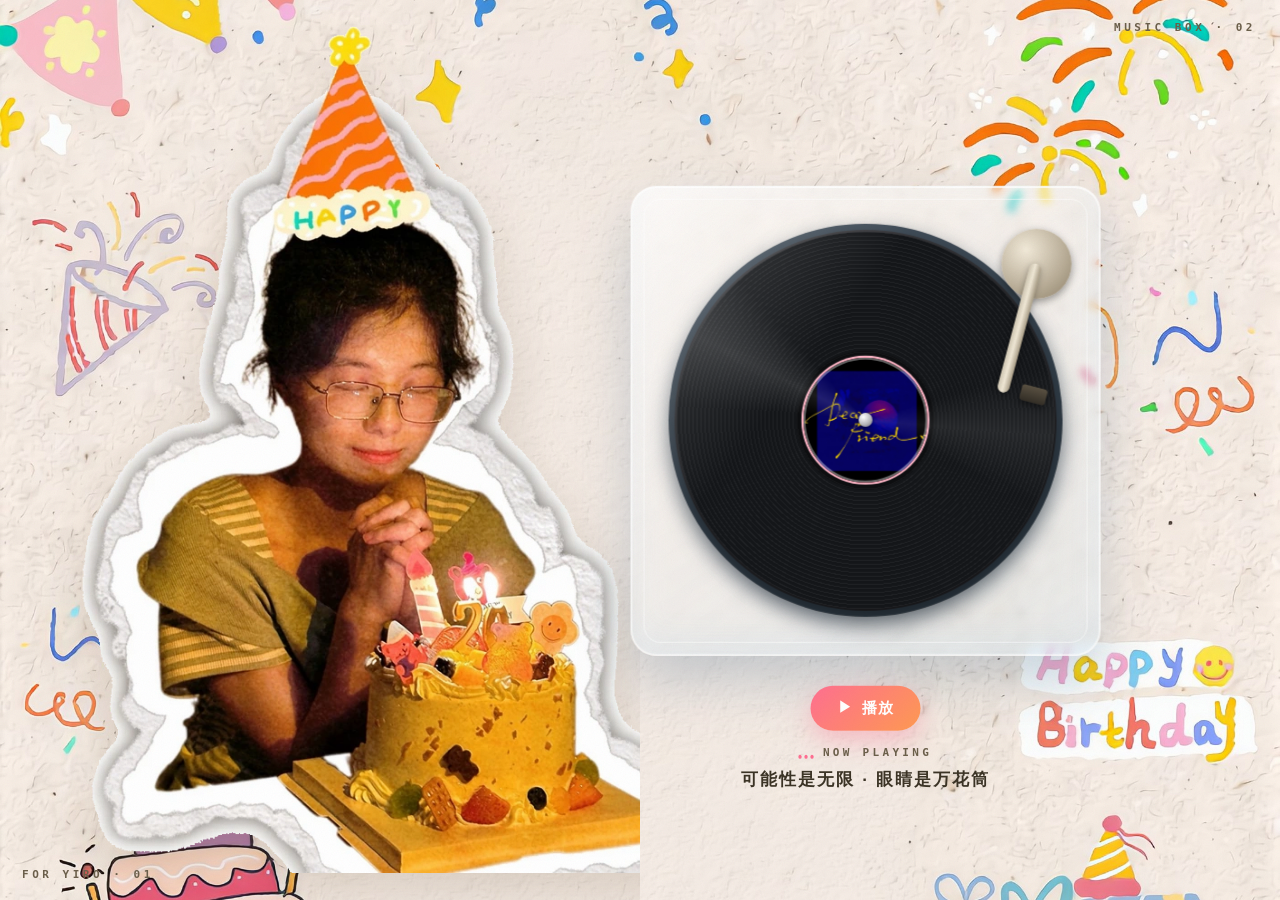
<file: home.html>
<!DOCTYPE html>
<html lang="zh-CN">
<head>
<meta charset="UTF-8">
<meta name="viewport" content="width=device-width, initial-scale=1.0">
<title>FOR YiRo · 生日快乐</title>
<style>
:root{
  --paper:#efe4cf; --paper2:#f6eddb; --paper3:#e6d8bd;
  --ink:#3b3325; --ink2:#6b5f4a;
  --pink:#ff6f91; --yellow:#ffc93c; --blue:#4fb8e8; --green:#77c88b; --orange:#ff9a52; --purple:#b394d6;
  --wood:#c9a06f; --wood2:#a97e4e;
}
*{margin:0;padding:0;box-sizing:border-box}
html,body{height:100%}
body{
  font-family:"PingFang SC","Microsoft YaHei","Segoe UI",sans-serif;
  background:var(--paper);color:var(--ink);overflow:hidden;
}
[hidden]{display:none!important}

/* 纸纹噪点：整站统一 */
.grain{position:fixed;inset:0;pointer-events:none;z-index:60;opacity:.5;
  background-image:url("data:image/svg+xml,%3Csvg xmlns='http://www.w3.org/2000/svg' width='180' height='180'%3E%3Cfilter id='n'%3E%3CfeTurbulence type='fractalNoise' baseFrequency='.9' numOctaves='3' stitchTiles='stitch'/%3E%3C/filter%3E%3Crect width='100%25' height='100%25' filter='url(%23n)' opacity='.11'/%3E%3C/svg%3E");
  mix-blend-mode:multiply}

/* ============ 分屏 ============ */
.stage{display:flex;width:100vw;height:100vh;position:relative}
/* 底层：干净涂鸦纸纹铺满全屏，左右背景完全一致 */
.bg-fill{position:absolute;inset:0;z-index:0;pointer-events:none;
  background:url('photos/collage-bg-clean.jpg') center/cover no-repeat}
/* 左上：透明人物贴纸（自带白边/帽子/蛋糕），左半区正中心，主体约占左半 3/4 */
.portrait{position:absolute;z-index:1;left:calc(50% + 2cm);top:50%;transform:translate(-50%,-50%);
  height:94%;width:auto;max-width:100%;object-fit:contain;pointer-events:none;
  filter:drop-shadow(0 18px 26px rgba(92,64,32,.18));
  animation:breathe 14s ease-in-out infinite alternate}
@keyframes breathe{from{transform:translate(-50%,-50%) scale(1)}to{transform:translate(-50%,-50%) scale(1.025)}}

/* ---- 左：拼贴主视觉 ---- */
.left{position:relative;width:50%;height:100%;overflow:hidden;z-index:1}

/* 飘落纸屑 */
/* 全屏飘落礼花 */
.confetti{position:fixed;inset:0;pointer-events:none;z-index:55;overflow:hidden}
.confetti i{position:absolute;top:-8%;width:9px;height:14px;border-radius:2px;opacity:.85;
  animation:fall linear infinite}
@keyframes fall{to{transform:translateY(115vh) rotate(620deg)}}
.left .corner{position:absolute;z-index:6;left:22px;bottom:20px;
  font:700 11px/1 ui-monospace,Consolas,monospace;letter-spacing:.32em;color:var(--ink2)}

/* ---- 右：唱机 ---- */
.right{position:relative;width:50%;height:100%;display:flex;flex-direction:column;
  align-items:center;justify-content:center;z-index:1}
.right .corner{position:absolute;top:22px;right:24px;
  font:700 11px/1 ui-monospace,Consolas,monospace;letter-spacing:.32em;color:var(--ink2)}

/* 底座 → 透明玻璃（透出背景纸纹，靠高光/边框表现玻璃厚度） */
.deck{position:relative;width:min(78%,470px);aspect-ratio:1/1;
  border-radius:26px;
  background:linear-gradient(145deg,rgba(255,255,255,.5) 0%,rgba(240,248,252,.32) 45%,rgba(214,232,242,.4) 100%);
  -webkit-backdrop-filter:blur(4px) saturate(1.08);
  backdrop-filter:blur(4px) saturate(1.08);
  border:1px solid rgba(255,255,255,.72);
  box-shadow:0 26px 54px rgba(60,100,135,.26),
    inset 0 1px 1px rgba(255,255,255,.95),
    inset 0 0 0 1px rgba(255,255,255,.4),
    inset 0 0 36px rgba(255,255,255,.4),
    inset 0 -14px 30px rgba(130,170,200,.16);
  display:flex;align-items:center;justify-content:center}
.deck::before{content:"";position:absolute;inset:12px;border-radius:17px;
  border:1px solid rgba(255,255,255,.55);pointer-events:none}
/* 玻璃斜向高光 */
.deck::after{content:"";position:absolute;inset:0;border-radius:26px;pointer-events:none;
  background:linear-gradient(128deg,rgba(255,255,255,.5) 0%,rgba(255,255,255,.12) 20%,transparent 38%)}

/* 转盘凹槽 */
.platter{position:relative;width:84%;height:84%;border-radius:50%;
  background:radial-gradient(circle at 38% 32%,#5a5a5e,#2c2c30 60%,#1a1a1d);
  box-shadow:0 8px 20px rgba(30,60,90,.4),0 0 0 6px rgba(90,140,175,.25) inset;
  display:flex;align-items:center;justify-content:center}

/* 黑胶 */
.vinyl{position:relative;width:96%;height:96%;border-radius:50%;cursor:pointer;
  background:
    repeating-radial-gradient(circle at center,rgba(255,255,255,.055) 0 1px,transparent 1px 4px) ,
    radial-gradient(circle at center,#2a2d33 0 20%,#141619 20% 100%);
  box-shadow:0 10px 26px rgba(0,0,0,.5);
  transition:transform .1s linear}
.vinyl.spin{animation:spin 2.2s linear infinite}
@keyframes spin{to{transform:rotate(360deg)}}
/* 高光扫过 */
.vinyl::after{content:"";position:absolute;inset:0;border-radius:50%;pointer-events:none;
  background:conic-gradient(from 210deg,transparent 0 18%,rgba(255,255,255,.11) 24%,transparent 30% 62%,rgba(255,255,255,.075) 68%,transparent 74%)}
/* 中心标签 */
.label{position:absolute;left:50%;top:50%;width:34%;height:34%;transform:translate(-50%,-50%);
  border-radius:50%;overflow:hidden;border:2px solid rgba(255,255,255,.5);
  background:var(--pink);box-shadow:0 0 0 5px rgba(0,0,0,.35)}
.label img{width:100%;height:100%;object-fit:cover;display:block;
  filter:saturate(1.05) contrast(1.02)}
.label .ring{position:absolute;inset:0;border-radius:50%;
  box-shadow:inset 0 0 0 2px rgba(255,255,255,.4)}
.spindle{position:absolute;left:50%;top:50%;width:14px;height:14px;transform:translate(-50%,-50%);
  border-radius:50%;background:radial-gradient(circle at 35% 30%,#fff,#b9b9bd 55%,#6f6f74);
  box-shadow:0 1px 4px rgba(0,0,0,.6);z-index:3}

/* 唱臂 */
.tonearm{position:absolute;top:9%;right:6%;width:15%;height:15%;
  border-radius:50%;z-index:4;transform-origin:50% 50%;
  background:radial-gradient(circle at 35% 30%,#f2ead9,#b9ad97 60%,#8d8069);
  box-shadow:0 3px 8px rgba(0,0,0,.4);
  transition:transform 1s cubic-bezier(.4,1.4,.5,1)}
.tonearm::before{content:"";position:absolute;left:50%;top:50%;
  width:12px;height:190%;transform-origin:top center;
  transform:translateX(-50%) rotate(15deg);
  background:linear-gradient(90deg,#cfc6b2,#f0e8d6 45%,#a89c85);
  border-radius:6px;box-shadow:0 2px 6px rgba(0,0,0,.3);
  transition:transform 1s cubic-bezier(.4,1.4,.5,1)}
.tonearm::after{content:"";position:absolute;left:50%;top:calc(50% + 175%);
  width:26px;height:16px;transform:translateX(-62%) rotate(15deg);
  background:linear-gradient(180deg,#5a5142,#332e26);border-radius:3px;
  box-shadow:0 3px 6px rgba(0,0,0,.4);
  transition:transform 1s cubic-bezier(.4,1.4,.5,1)}
.deck.playing .tonearm{transform:rotate(-9deg)}
.deck.playing .tonearm::before{transform:translateX(-50%) rotate(42deg)}
.deck.playing .tonearm::after{transform:translateX(-62%) rotate(42deg)}

/* 唱机组整体往左下移 2.5cm 后再上移 1.5cm（净：左2.5cm、下1cm） */
.right .deck,.right .controls,.right .np{transform:translate(-2.5cm,1cm)}

/* 控制条 */
.controls{display:flex;align-items:center;gap:16px;margin-top:30px}
.play-btn{display:flex;align-items:center;gap:10px;border:0;cursor:pointer;
  padding:13px 27px;border-radius:999px;color:#fff;font-size:15px;font-weight:800;letter-spacing:.5px;
  background:linear-gradient(135deg,var(--pink),var(--orange));
  box-shadow:0 10px 26px rgba(255,111,145,.36);
  transition:transform .18s,box-shadow .18s}
.play-btn:hover{transform:translateY(-2px);box-shadow:0 14px 32px rgba(255,111,145,.48)}
.play-btn:active{transform:translateY(1px)}
.play-btn .ico{font-size:14px}
.np{text-align:center;margin-top:16px}
.np .line{display:flex;align-items:center;justify-content:center;gap:9px;
  font:700 11px/1 ui-monospace,Consolas,monospace;letter-spacing:.3em;color:var(--ink2)}
.eq{display:inline-flex;gap:3px;height:12px;align-items:flex-end}
.eq b{width:3px;background:var(--pink);border-radius:2px;height:4px}
.deck.playing~.controls .eq b{animation:eq .9s ease-in-out infinite alternate}
.eq b:nth-child(2){animation-delay:.2s!important}.eq b:nth-child(3){animation-delay:.4s!important}
@keyframes eq{to{height:12px}}
.np .song{margin-top:9px;font-size:17px;font-weight:800;letter-spacing:2px}

/* 响应式：窄屏上下堆叠 */
@media(max-width:860px){
  body{overflow:auto}
  .stage{flex-direction:column;height:auto;min-height:100vh}
  .bg-fill{height:56vh;inset:0 0 auto 0;background-position:center center;background-size:cover}
  .left{width:100%;height:56vh;border-bottom:1px solid rgba(90,70,40,.16)}
  .portrait{left:50%}
  .right{width:100%;height:auto;min-height:70vh;padding:70px 0 60px;
    background:linear-gradient(155deg,#f3ead8,#e9dcc2)}
  .deck{width:min(82%,420px)}
  /* 窄屏位移收小，避免唱机被挤出屏幕 */
  .right .deck,.right .controls,.right .np{transform:translate(-8px,12px)}
}
</style>
</head>
<body>
<div class="grain"></div>
<audio id="bgm" src="assets/dear-friend.mp3" preload="auto"></audio>

<main class="stage">
  <div class="bg-fill"></div>
  <div class="confetti" id="confetti"></div>
  <!-- 左：人物贴纸主视觉 -->
  <section class="left">
    <img class="portrait" src="photos/person-sticker.webp" alt="YiRo 生日">
    <span class="corner">FOR YIRO · 01</span>
  </section>

  <!-- 右：唱机 -->
  <section class="right">
    <span class="corner">MUSIC BOX · 02</span>
    <div class="deck" id="deck">
      <div class="platter">
        <div class="vinyl" id="vinyl" title="点唱片也能播放 / 暂停">
          <div class="label">
            <img src="photos/dear-friend.jpg" alt="Dear friend">
            <div class="ring"></div>
          </div>
          <div class="spindle"></div>
        </div>
      </div>
      <div class="tonearm"></div>
    </div>

    <div class="controls">
      <button class="play-btn" id="playBtn"><span class="ico" id="ico">▶</span><span id="btnText">播放</span></button>
    </div>
    <div class="np">
      <p class="line"><span class="eq"><b></b><b></b><b></b></span> NOW PLAYING</p>
      <p class="song">可能性是无限 · 眼睛是万花筒</p>
    </div>
  </section>
</main>

<script>
/* 全屏飘落纸屑 */
(function(){
  const box=document.getElementById('confetti');
  const colors=['#ff6f91','#ffc93c','#4fb8e8','#77c88b','#ff9a52','#b394d6'];
  const N=96;
  for(let i=0;i<N;i++){
    const el=document.createElement('i');
    // 均匀铺开后加随机抖动，避免扎堆
    el.style.left=Math.min(99.5,(i/N*100+ (Math.random()*2-1)*1.6)).toFixed(2)+'%';
    el.style.background=colors[i%colors.length];
    el.style.animationDuration=(6.5+Math.random()*9)+'s';
    el.style.animationDelay=(-Math.random()*14)+'s';
    el.style.opacity=(.45+Math.random()*.45);
    el.style.width=(5+Math.random()*7)+'px';
    el.style.height=(8+Math.random()*9)+'px';
    if(i%3===0)el.style.borderRadius='50%';
    box.appendChild(el);
  }
})();

/* 背景音乐：单依纯 · Dear Friend（去前 15 秒）—— 单曲播完即止，不循环 */
const bgm=document.getElementById('bgm');
const inFrame=()=>window.parent!==window;
let playing=false,autoGoTimer=null;
function setUI(on){
  document.getElementById('deck').classList.toggle('playing',on);
  document.getElementById('vinyl').classList.toggle('spin',on);
  document.getElementById('ico').textContent=on?'❚❚':'▶';
  document.getElementById('btnText').textContent=on?'暂停':'播放';
}
function start(){
  playing=true;setUI(true);
  // 整合页里交给外壳播放，切页面时歌声不断；单独打开时直接播放本页音频
  if(inFrame()){
    try{window.parent.postMessage({type:'wb-audio',action:'play'},'*')}catch(e){}
  }else{
    bgm.play().catch(()=>{});
  }
  clearTimeout(autoGoTimer);
  if(inFrame()){
    autoGoTimer=setTimeout(()=>{
      try{window.parent.postMessage({type:'wb-goto',key:'gacha'},'*')}catch(e){}
    },3000);
  }
}
function stop(){
  playing=false;setUI(false);
  clearTimeout(autoGoTimer);
  if(inFrame()){
    try{window.parent.postMessage({type:'wb-audio',action:'pause'},'*')}catch(e){}
  }else bgm.pause();
}
bgm.addEventListener('ended',()=>{playing=false;setUI(false)});
document.getElementById('playBtn').addEventListener('click',()=>playing?stop():start());
document.getElementById('vinyl').addEventListener('click',()=>playing?stop():start());
</script>
</body>
</html>
</file>
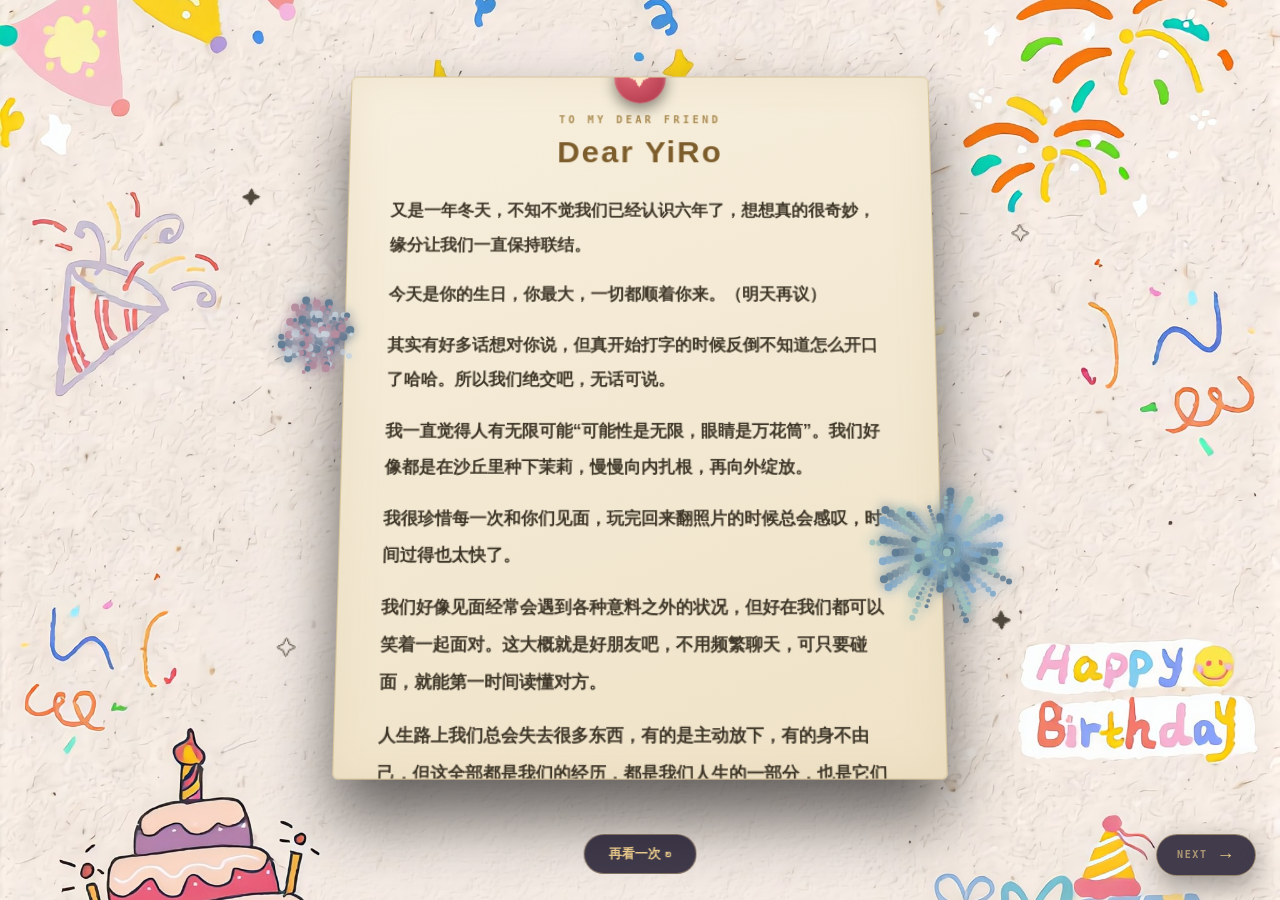
<file: letter3d.html>
<!DOCTYPE html>
<html lang="zh-CN">
<head>
<meta charset="UTF-8">
<meta name="viewport" content="width=device-width, initial-scale=1.0">
<title>Dear YiRo</title>
<style>
:root{
  --bg:#0c0a18; --gold:#e8c98a; --gold2:#c9a55f;
  --ink:#3b3325; --paper:#f7efdd; --paper2:#efe2c6;
}
*{margin:0;padding:0;box-sizing:border-box}
html,body{min-height:100%}
body{font-family:"PingFang SC","Microsoft YaHei","Segoe UI",sans-serif;color:#3b3325;
  background:url('photos/collage-bg-clean.jpg') center/cover no-repeat fixed;overflow-x:hidden;min-height:100vh}
[hidden]{display:none!important}
button{font-family:inherit}

.bg{position:fixed;inset:0;z-index:0;pointer-events:none;
  background:url('photos/collage-bg-clean.jpg') center/cover no-repeat}
.grain{position:fixed;inset:0;pointer-events:none;z-index:90;opacity:.3;
  background-image:url("data:image/svg+xml,%3Csvg xmlns='http://www.w3.org/2000/svg' width='160' height='160'%3E%3Cfilter id='n'%3E%3CfeTurbulence type='fractalNoise' baseFrequency='.85' numOctaves='3' stitchTiles='stitch'/%3E%3C/filter%3E%3Crect width='100%25' height='100%25' filter='url(%23n)' opacity='.12'/%3E%3C/svg%3E");
  mix-blend-mode:screen}
#fx{position:fixed;inset:0;z-index:80;pointer-events:none}

/* ---------- 3D 舞台 ---------- */
.stageWrap{position:relative;z-index:3;min-height:100vh;display:flex;align-items:center;justify-content:center;
  padding:60px 16px 90px;perspective:1500px;perspective-origin:50% 45%}
.world{position:relative;width:min(900px,94vw);height:600px;
  transform-style:preserve-3d;transform:rotateX(12deg) rotateY(0deg) rotateZ(0deg);
  transition:transform .25s ease-out}

/* 信纸：主体，居中立起 */
.letter{position:absolute;left:50%;top:50%;width:min(560px,86vw);max-height:74vh;overflow:auto;
  padding:38px 40px 34px;border-radius:6px;transform-origin:center center;
  transform:translate(-50%,-50%) translateZ(92px) rotateX(-88deg);opacity:0;
  background:linear-gradient(160deg,var(--paper),var(--paper2));
  border:1px solid #d8c49a;
  box-shadow:0 34px 60px rgba(0,0,0,.62),inset 0 0 40px rgba(180,150,90,.12);
  color:var(--ink);transform-style:preserve-3d;
  transition:transform 1.15s cubic-bezier(.2,1.15,.35,1) .1s,opacity .8s .1s}
.world.open .letter{transform:translate(-50%,-50%) translateZ(92px) rotateX(-4deg);opacity:1}
.letter::-webkit-scrollbar{width:6px}
.letter::-webkit-scrollbar-thumb{background:rgba(120,95,50,.35);border-radius:6px}
.letter .wax{position:absolute;left:50%;top:-24px;transform:translateX(-50%);
  width:50px;height:50px;border-radius:50%;display:flex;align-items:center;justify-content:center;
  background:radial-gradient(circle at 35% 30%,#e46a78,#a92f43);color:#ffe9c9;font-size:22px;
  box-shadow:0 6px 14px rgba(0,0,0,.45),inset 0 2px 4px rgba(255,255,255,.4)}
.letter .lt-kick{font:800 10px/1 ui-monospace,monospace;letter-spacing:.32em;color:#a98a4f;text-align:center;margin-bottom:10px}
.letter .lt-title{text-align:center;font-size:30px;font-weight:900;letter-spacing:2px;color:#7a5a28;margin-bottom:24px}
.letter p{font-size:16px;font-weight:600;line-height:2.1;margin-bottom:15px;color:#3b3325;
  opacity:0;transform:translateY(10px)}
.world.open .letter p{animation:lineIn .7s ease forwards}
@keyframes lineIn{to{opacity:1;transform:translateY(0)}}
.scroll-hint{text-align:center;font:700 11px/1 ui-monospace,monospace;letter-spacing:1px;color:#a98a4f;
  padding:12px 0 4px;opacity:0;transition:opacity .4s}
.world.open .scroll-hint{opacity:1;animation:hintPulse 1.6s ease-in-out infinite 1.8s}
.scroll-hint.gone{opacity:0!important;animation:none!important}
@keyframes hintPulse{0%,100%{opacity:.35}50%{opacity:.9}}

.twinkle{position:absolute;font-size:18px;opacity:0;pointer-events:none;transform:translateZ(120px)}
.world.open .twinkle{opacity:.9;animation:tw 3s ease-in-out infinite}
.twinkle.t1{left:8%;top:14%}.twinkle.t2{right:9%;top:20%}.twinkle.t3{left:14%;bottom:12%}.twinkle.t4{right:13%;bottom:16%}
@keyframes tw{0%,100%{opacity:.3}50%{opacity:.95}}

.again{position:fixed;z-index:95;left:50%;bottom:26px;transform:translateX(-50%);
  border:1px solid rgba(232,201,138,.4);cursor:pointer;padding:10px 24px;border-radius:999px;
  font-size:13px;font-weight:900;color:var(--gold);background:rgba(20,16,38,.8);backdrop-filter:blur(6px)}
.again:hover{background:rgba(40,30,64,.9)}

/* 唯一的引导：NEXT → 照片墙 */
.next-to{position:fixed;z-index:96;right:24px;bottom:24px;cursor:pointer;
  border:1px solid rgba(232,201,138,.5);color:var(--gold);
  background:rgba(20,16,38,.8);backdrop-filter:blur(14px);-webkit-backdrop-filter:blur(14px);
  border-radius:999px;padding:11px 20px;display:flex;align-items:center;gap:9px;
  font-size:13px;font-weight:900;letter-spacing:.5px;white-space:nowrap;
  box-shadow:0 10px 30px rgba(0,0,0,.4);transition:transform .2s,background .2s}
.next-to:hover{transform:translateY(-3px);background:rgba(44,34,70,.92)}
.next-to:active{transform:translateY(0)}
.next-to .nl{font:800 10px/1 ui-monospace,monospace;letter-spacing:.16em;color:rgba(232,201,138,.65)}
.next-to .na{font-size:18px;font-weight:900;line-height:1}

@media(max-width:560px){
  .world{height:560px}
  .letter{width:88vw;max-height:72vh;padding:28px 20px 24px}
  .letter p{font-size:15px;line-height:2}
  .letter .lt-title{font-size:24px}
  .next-to{right:14px;bottom:14px;padding:10px 16px;font-size:12px;gap:7px}
}
</style>
</head>
<body>
<div class="bg"></div>
<div class="grain"></div>
<canvas id="fx"></canvas>

<div class="stageWrap">
  <div class="world" id="world">
    <div class="letter" id="letter">
      <div class="wax">✦</div>
      <div class="lt-kick">TO MY DEAR FRIEND</div>
      <div class="lt-title">Dear YiRo</div>
      <div id="letterBody"></div>
      <div class="scroll-hint" id="scrollHint">向下滑动，读完这封信 ↓</div>
    </div>
    <div class="twinkle t1">✦</div><div class="twinkle t2">✧</div>
    <div class="twinkle t3">✧</div><div class="twinkle t4">✦</div>
  </div>
</div>

<button class="again" id="again" hidden>再看一次 ↻</button>
<button class="next-to" id="nextTo" aria-label="下一页">
  <span class="nl">NEXT</span><span class="na">→</span>
</button>

<script>
const PARAS = [
  "又是一年冬天，不知不觉我们已经认识六年了，想想真的很奇妙，缘分让我们一直保持联结。",
  "今天是你的生日，你最大，一切都顺着你来。（明天再议）",
  "其实有好多话想对你说，但真开始打字的时候反倒不知道怎么开口了哈哈。所以我们绝交吧，无话可说。",
  "我一直觉得人有无限可能“可能性是无限，眼睛是万花筒”。我们好像都是在沙丘里种下茉莉，慢慢向内扎根，再向外绽放。",
  "我很珍惜每一次和你们见面，玩完回来翻照片的时候总会感叹，时间过得也太快了。",
  "我们好像见面经常会遇到各种意料之外的状况，但好在我们都可以笑着一起面对。这大概就是好朋友吧，不用频繁聊天，可只要碰面，就能第一时间读懂对方。",
  "人生路上我们总会失去很多东西，有的是主动放下，有的身不由己，但这全部都是我们的经历，都是我们人生的一部分，也是它们来塑造我们，小满就很好。",
  "最后祝你生日快乐，暴富暴美，永远开心顺遂，My Dear Friend",
];

(function(){
  const $=id=>document.getElementById(id);
  const world=$('world'), letterBody=$('letterBody'), letter=$('letter');
  PARAS.forEach((t,i)=>{
    const p=document.createElement('p'); p.textContent=t;
    p.style.animationDelay=(0.9+i*0.28)+'s'; letterBody.appendChild(p);
  });

  /* 烟花：移植烟花页 Canvas.js 写法（重力/阻力/透明拖尾 + hsl 随机色粒子） */
  const cv=$('fx'), c=cv.getContext('2d');
  function size(){ cv.width=innerWidth; cv.height=innerHeight; } size(); addEventListener('resize',size);
  const gravity=.05, friction=.985;
  let particles=[];
  class Particle{
    constructor(x,y,radius,color,velocity){ this.x=x;this.y=y;this.radius=radius;
      this.color=color;this.velocity=velocity;this.alpha=1; }
    draw(){ c.save();c.globalAlpha=this.alpha;c.beginPath();
      c.arc(this.x,this.y,this.radius,0,Math.PI*2,false);c.fillStyle=this.color;
      c.shadowBlur=12;c.shadowColor=this.color;c.fill();c.closePath();c.restore(); }
    update(){ this.draw();this.velocity.y*=friction;this.velocity.x*=friction;
      this.velocity.y+=gravity;this.x+=this.velocity.x;this.y+=this.velocity.y;this.alpha-=.008; }
  }
  function rand(min,max){ return Math.floor(Math.random()*(max-min+1)+min); }
  // 莫兰迪多色板：雾蓝/灰蓝/青灰/藕紫/雾白/淡金/柔粉/亮蓝/柔青，每朵随机抽 3 色混搭
  const PALETTE=['#5a7891','#6f8fa3','#7d9c9e','#7c76a0','#c8d4dd',
    '#c9b48f','#b58a9c','#7fa8c9','#9dc2bd','#4a5f85'];
  function explode(x,y,power){
    power=power||8;
    const n=90, inc=Math.PI*2/n;
    const pick=()=>PALETTE[Math.floor(Math.random()*PALETTE.length)];
    const mix=[pick(),pick(),pick()];
    for(let i=0;i<n;i++){
      const spread=Math.random()*power;
      particles.push(new Particle(x,y,rand(2,4),mix[i%mix.length],
        {x:Math.cos(inc*i)*spread,y:Math.sin(inc*i)*spread}));
    }
  }
  function randomBurst(){
    const x=innerWidth<=768?rand(40,innerWidth-40):rand(160,innerWidth-160);
    const y=rand(60,innerHeight*.62);
    explode(x,y);
  }
  (function loop(){
    requestAnimationFrame(loop);
    // 透明拖尾：只擦除粒子自身，保持画布透明
    c.globalCompositeOperation='destination-out';
    c.fillStyle='rgba(0,0,0,.12)';c.fillRect(0,0,cv.width,cv.height);
    c.globalCompositeOperation='source-over';
    particles.forEach((p,i)=>{ if(p.alpha>0)p.update(); else particles.splice(i,1); });
  })();
  // 打开信时连放三发，之后每隔约 4 秒一发
  setInterval(()=>{ if(!document.hidden) randomBurst(); },4200);

  const hint=$('scrollHint');
  letter.addEventListener('scroll',e=>{ if(e.target.scrollTop>20) hint.classList.add('gone'); });

  function openIt(){
    world.classList.remove('open'); void world.offsetWidth; world.classList.add('open');
    hint.classList.remove('gone'); $('again').hidden=false;
    for(let k=0;k<3;k++) setTimeout(()=>randomBurst(),250+k*520);
  }
  openIt();
  $('again').addEventListener('click',openIt);
  $('nextTo').addEventListener('click',()=>{
    if(window.parent!==window){
      try{window.parent.postMessage({type:'wb-goto',key:'photos'},'*')}catch(e){}
    }else{ location.href='photos.html'; }
  });

  let raf=null;
  document.addEventListener('mousemove',e=>{
    const x=(e.clientX/innerWidth-.5)*2, y=(e.clientY/innerHeight-.5)*2;
    if(raf)cancelAnimationFrame(raf);
    raf=requestAnimationFrame(()=>{ world.style.transform=`rotateX(${12-y*8}deg) rotateY(${x*12}deg) rotateZ(${x*1.5}deg)`; });
  });
  document.addEventListener('touchmove',e=>{
    if(!e.touches[0])return;
    const t=e.touches[0], x=(t.clientX/innerWidth-.5)*2, y=(t.clientY/innerHeight-.5)*2;
    world.style.transform=`rotateX(${12-y*6}deg) rotateY(${x*9}deg)`;
  },{passive:true});
})();
</script>
</body>
</html>
</file>
